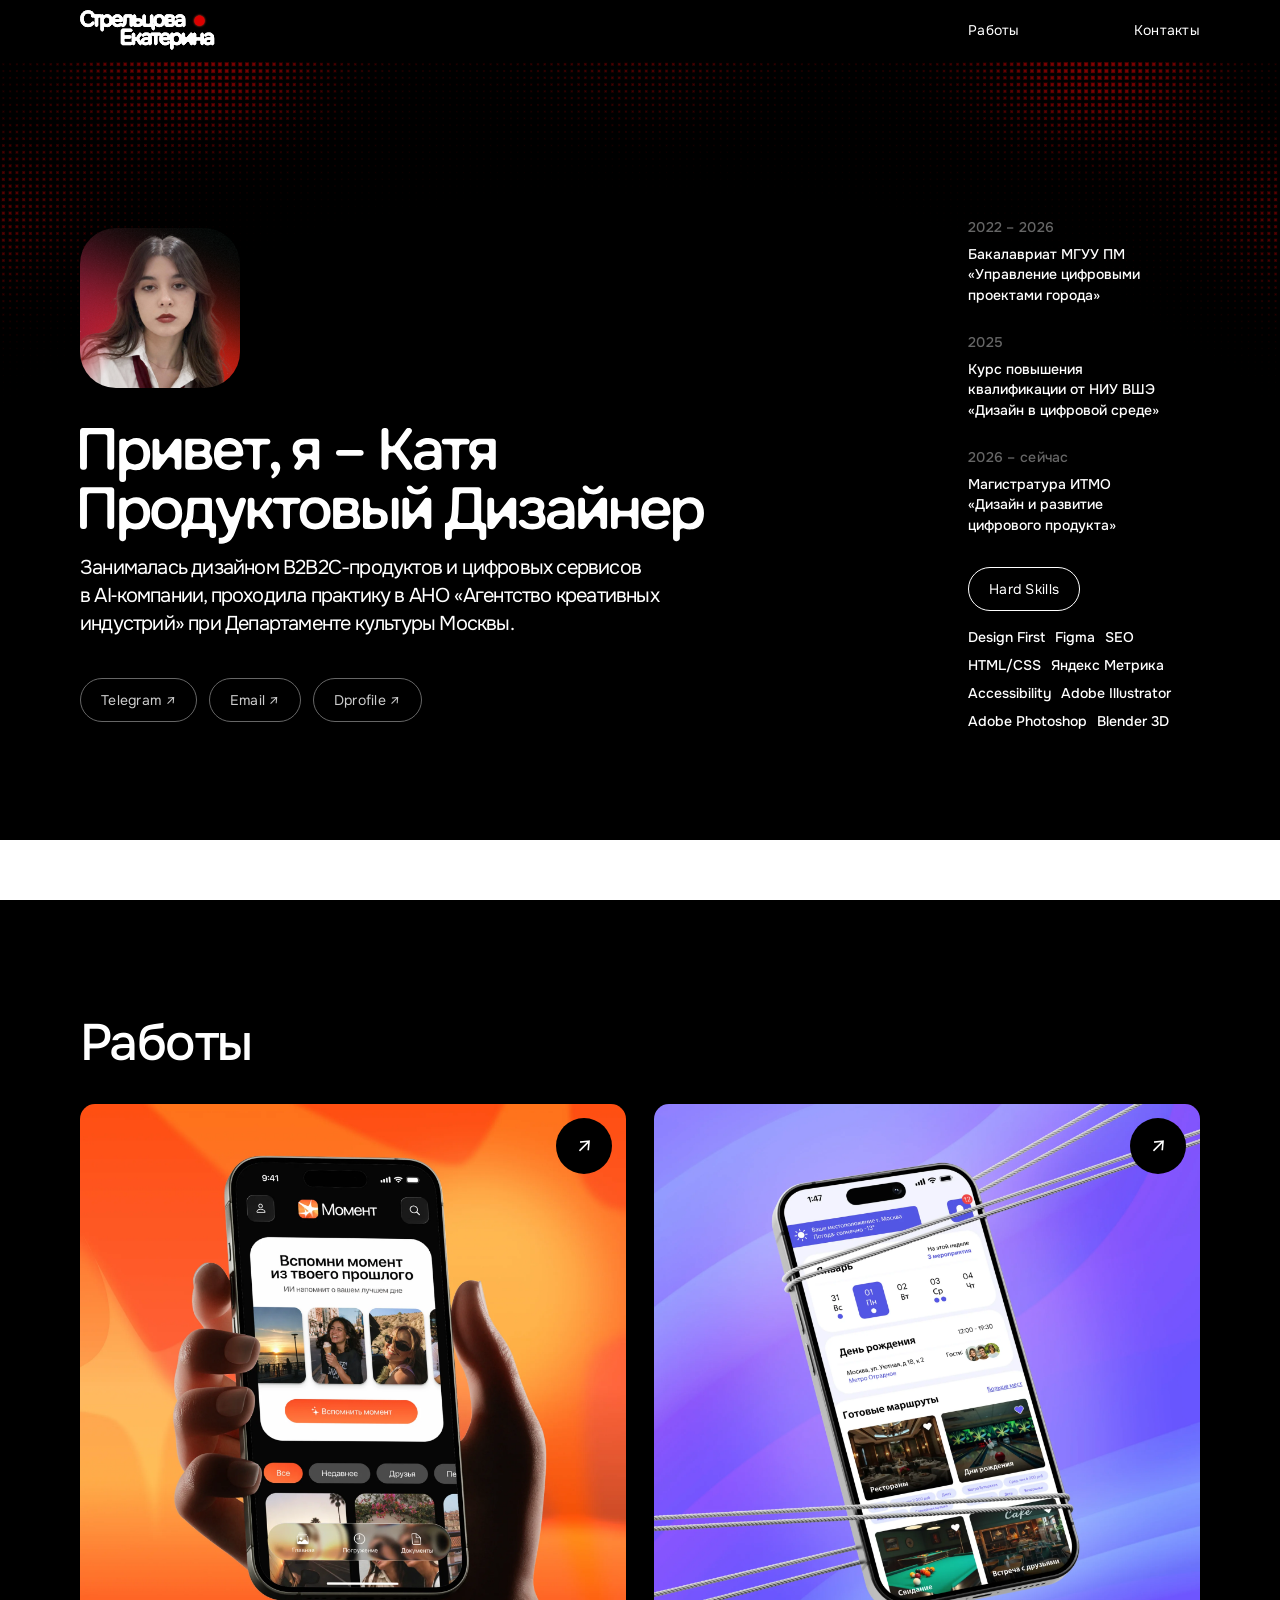
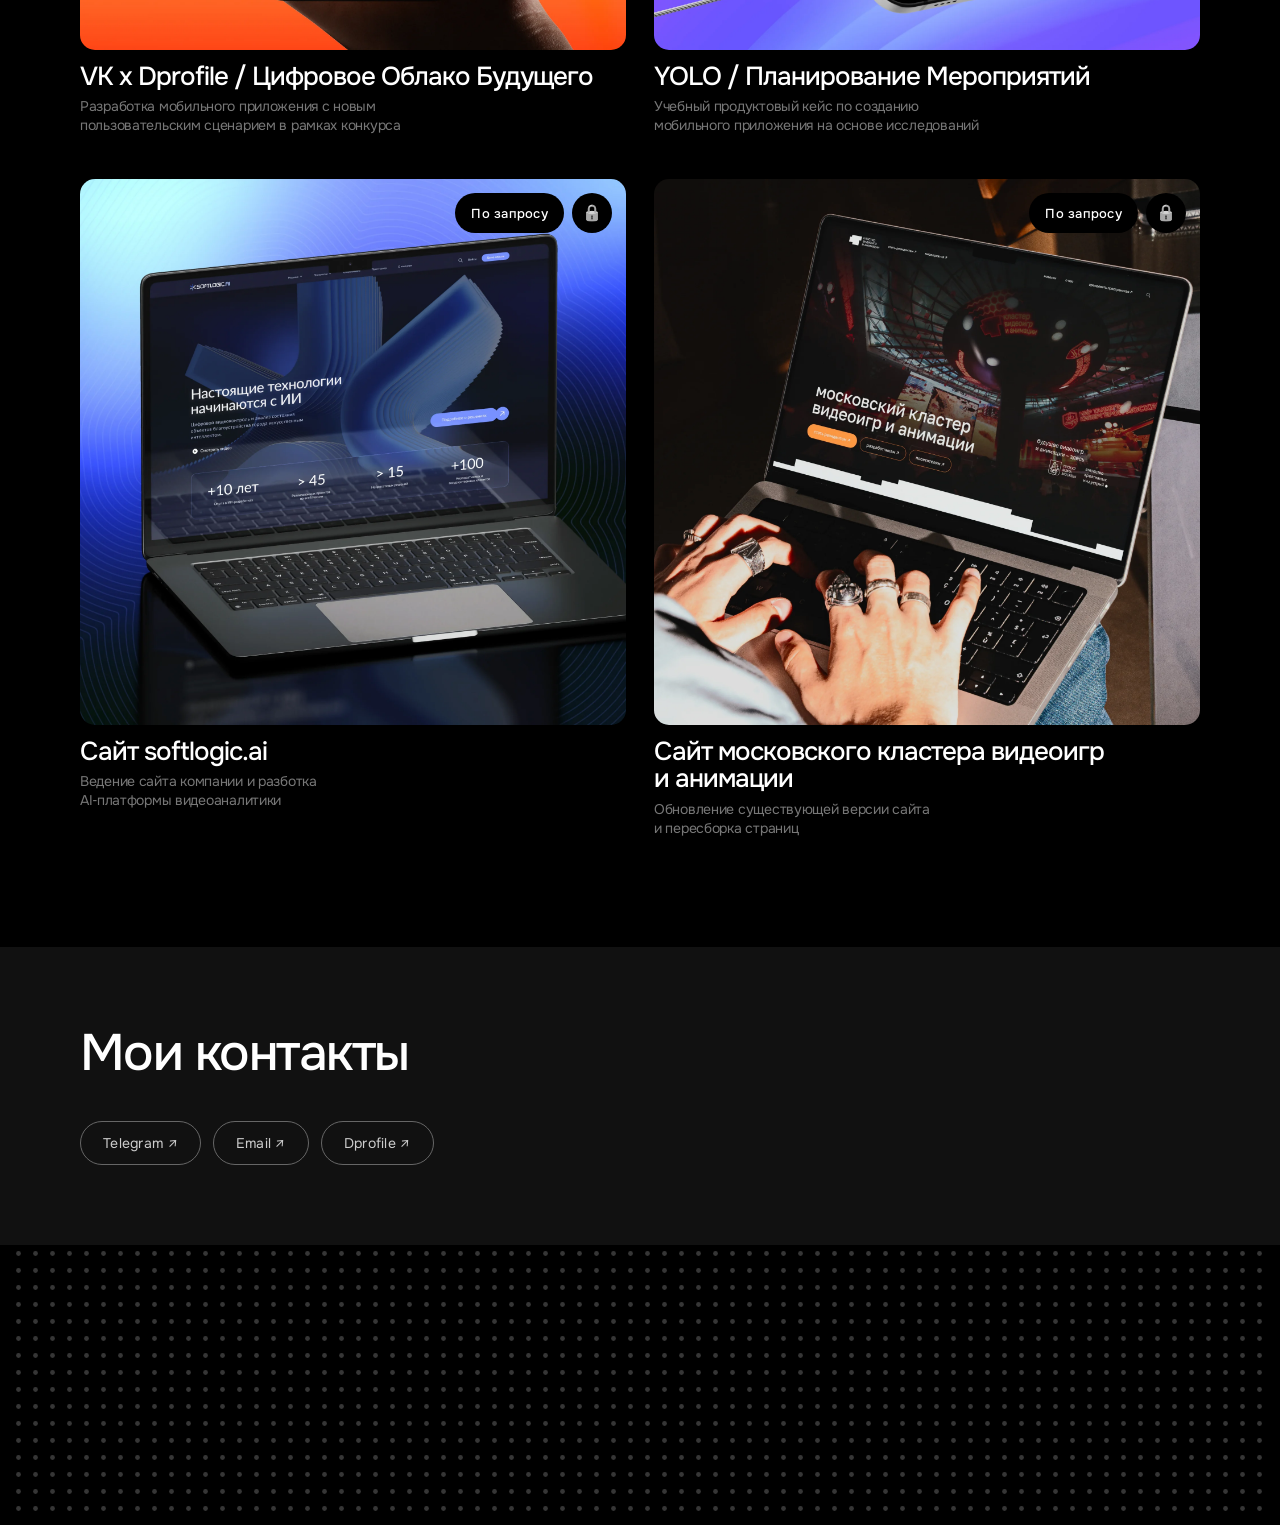
<file: index.html>
<head>
    <meta charset="UTF-8">
    <meta name="viewport" content="width=device-width, initial-scale=1.0">
    
<script type="text/javascript">
    (function(m,e,t,r,i,k,a){
        m[i]=m[i]||function(){(m[i].a=m[i].a||[]).push(arguments)};
        m[i].l=1*new Date();
        for (var j = 0; j < document.scripts.length; j++) {if (document.scripts[j].src === r) { return; }}
        k=e.createElement(t),a=e.getElementsByTagName(t)[0],k.async=1,k.src=r,a.parentNode.insertBefore(k,a)
    })(window, document,'script','https://mc.yandex.ru/metrika/tag.js?id=113697041', 'ym');

    ym(113697041, 'init', {ssr:true, webvisor:true, clickmap:true, ecommerce:"dataLayer", referrer: document.referrer, url: location.href, accurateTrackBounce:true, trackLinks:true});
</script>
<noscript><div><img src="https://mc.yandex.ru/watch/113697041" style="position:absolute; left:-9999px;" alt="" /></div></noscript>
    
    <title>Екатерина Стрельцова — UX/UI и продуктовый дизайнер</title>
    <meta name="description" content="Екатерина Стрельцова, продуктовый дизайнер. Проектирую UX/UI цифровых сервисов и мобильных приложений. Кейсы, пользовательские исследования и интерактивные прототипы.">

    <meta property="og:title" content="Екатерина Стрельцова — UX/UI и продуктовый дизайнер">
    <meta property="og:description" content="Проектирую UX/UI цифровых сервисов и мобильных приложений. Кейсы, пользовательские исследования и интерактивные прототипы.">
    <meta property="og:type" content="website">
    <meta name="yandex-verification" content="44ab6d70d5377f15" />
    <meta property="og:url" content="https://str3ltsova.github.io/portfolio/">
    <meta property="og:image" content="https://str3ltsova.github.io/portfolio/images/project-1.webp">

    <link rel="icon" type="image/svg+xml" href="images/favicon.svg">
    <link rel="preconnect" href="https://fonts.googleapis.com">
    <link rel="preconnect" href="https://fonts.gstatic.com" crossorigin>
    <link href="https://fonts.googleapis.com/css2?family=Onest:wght@300;400;500&display=swap" rel="stylesheet">
    <link rel="stylesheet" href="style.css">
</head>

<body>

    <header class="site-header" id="siteHeader">
        <div class="header-inner">
            <a href="#" class="logo-link" aria-label="Главная">
                <img src="images/logo.svg" alt="Стрельцова Екатерина" class="logo-img">
            </a>
            <nav class="header-nav">
                <a href="#projects">Работы</a>
                <a href="#contact">Контакты</a>
            </nav>
        </div>
    </header>

    <section class="hero-section" id="about">
        <canvas id="arcCanvas"></canvas>

        <div class="hero-content">
            <div class="hero-left">
                <div class="hero-photo">
                    <img src="images/portrait-x7k2.jpg" alt="Екатерина Стрельцова">
                </div>

                <h1 class="visually-hidden">Екатерина Стрельцова, продуктовый дизайнер</h1>
                <div class="hero-title-block">
                    <img src="images/hero-title.svg" alt="Привет, я — Катя. Продуктовый Дизайнер" class="hero-title-img">
                </div>

                <p class="hero-description">
                    Занималась дизайном B2B2C-продуктов и&nbsp;цифровых сервисов в&nbsp;AI&#8209;компании, проходила практику в&nbsp;АНО &laquo;Агентство креативных индустрий&raquo; при Департаменте культуры Москвы.
                </p>

                <div class="hero-links">
                    <a href="https://t.me/rinn89" target="_blank" rel="noopener">Telegram ↗</a>
                    <a href="mailto:streltsovakatrine@mail.ru">Email ↗</a>
                    <a href="https://dprofile.ru/streltsova" target="_blank" rel="noopener">Dprofile ↗</a>
                </div>
            </div>

            <aside class="hero-right">
                <div class="info-item">
                    <span class="info-date">2022 – 2026</span>
                    <p class="info-text">
                        Бакалавриат МГУУ ПМ<br>
                        «Управление цифровыми<br>
                        проектами города»
                    </p>
                </div>

                <div class="info-item">
                    <span class="info-date">2025</span>
                    <p class="info-text">
                        Курс повышения<br>
                        квалификации от НИУ ВШЭ<br>
                        «Дизайн в цифровой среде»
                    </p>
                </div>

                <div class="info-item">
                    <span class="info-date">2026 – сейчас</span>
                    <p class="info-text">
                        Магистратура ИТМО<br>
                        «Дизайн и развитие<br>
                        цифрового продукта»
                    </p>
                </div>

                <div class="hard-skills-badge">
                    <span>Hard Skills</span>
                </div>

                <div class="skills-list">
                    <span>Design First</span>
                    <span>Figma</span>
                    <span>SEO</span>
                    <span>HTML/CSS</span>
                    <span>Яндекс Метрика</span>
                    <span>Accessibility</span>
                    <span>Adobe Illustrator</span>
                    <span>Adobe Photoshop</span>
                    <span>Blender 3D</span>
                </div>
            </aside>
        </div>
    </section>

    <main>
        <section class="projects" id="projects">
            <div class="section-heading">
                <h2>Работы</h2>
            </div>

            <div class="project-grid">
                <a href="projects/moment.html" class="project-card project-card-active">
                    <div class="project-image">
                        <img src="images/project-1.webp" alt="moment">
                        <div class="project-status project-status-open">↗</div>
                    </div>
                    <div class="project-info">
                        <h3>VK x Dprofile / Цифровое Облако Будущего</h3>
                        <p>Разработка мобильного приложения с&nbsp;новым пользовательским сценарием в&nbsp;рамках конкурса</p>
                    </div>
                </a>

                <a href="projects/yolo.html" class="project-card project-card-active">
                    <div class="project-image">
                        <img src="images/project-2.webp" alt="Проект 2">
                        <div class="project-status project-status-open">↗</div>
                    </div>
                    <div class="project-info">
                        <h3>YOLO&nbsp;/ Планирование Мероприятий</h3>
                        <p>Учебный продуктовый кейс по&nbsp;созданию мобильного приложения на&nbsp;основе исследований</p>
                    </div>
                </a>

                <div class="project-card project-card-locked">
                    <div class="project-image">
                        <img src="images/project-3.webp" alt="Проект 3">
                        
                        <div class="project-status-wrapper">
                            <span class="project-tag-locked">По запросу</span>
                            <div class="project-status project-status-locked">
                                <span class="lock-symbol">🔒</span>
                            </div>
                        </div>

                    </div>
                    <div class="project-info">
                        <h3>Сайт softlogic.ai</h3>
                        <p>Ведение сайта компании и&nbsp;разботка AI&#8209;платформы видеоаналитики</p>
                    </div>
                </div>

                <div class="project-card project-card-locked">
                    <div class="project-image">
                        <img src="images/project-4.webp" alt="Проект 4">
                        
                        <div class="project-status-wrapper">
                            <span class="project-tag-locked">По запросу</span>
                            <div class="project-status project-status-locked">
                                <span class="lock-symbol">🔒</span>
                            </div>
                        </div>
                        
                    </div>
                    <div class="project-info">
                        <h3>Сайт московского кластера видеоигр и&nbsp;анимации</h3>
                        <p>Обновление существующей версии сайта и&nbsp;пересборка страниц</p>
                    </div>
                </div>
            </div>
        </section>

        <section class="contact" id="contact">
            <h2>Мои контакты</h2>
            <div class="contact-links">
                <a href="https://t.me/rinn89" target="_blank" rel="noopener">Telegram ↗</a>
                <a href="mailto:streltsovakatrine@mail.ru">Email ↗</a>
                <a href="https://dprofile.ru/streltsova" target="_blank" rel="noopener">Dprofile ↗</a>
            </div>
        </section>

        <section class="particle-section">
            <canvas id="particleCanvas"></canvas>
        </section>
    </main>

    <script src="script.js"></script>
</body>
</html>
</file>
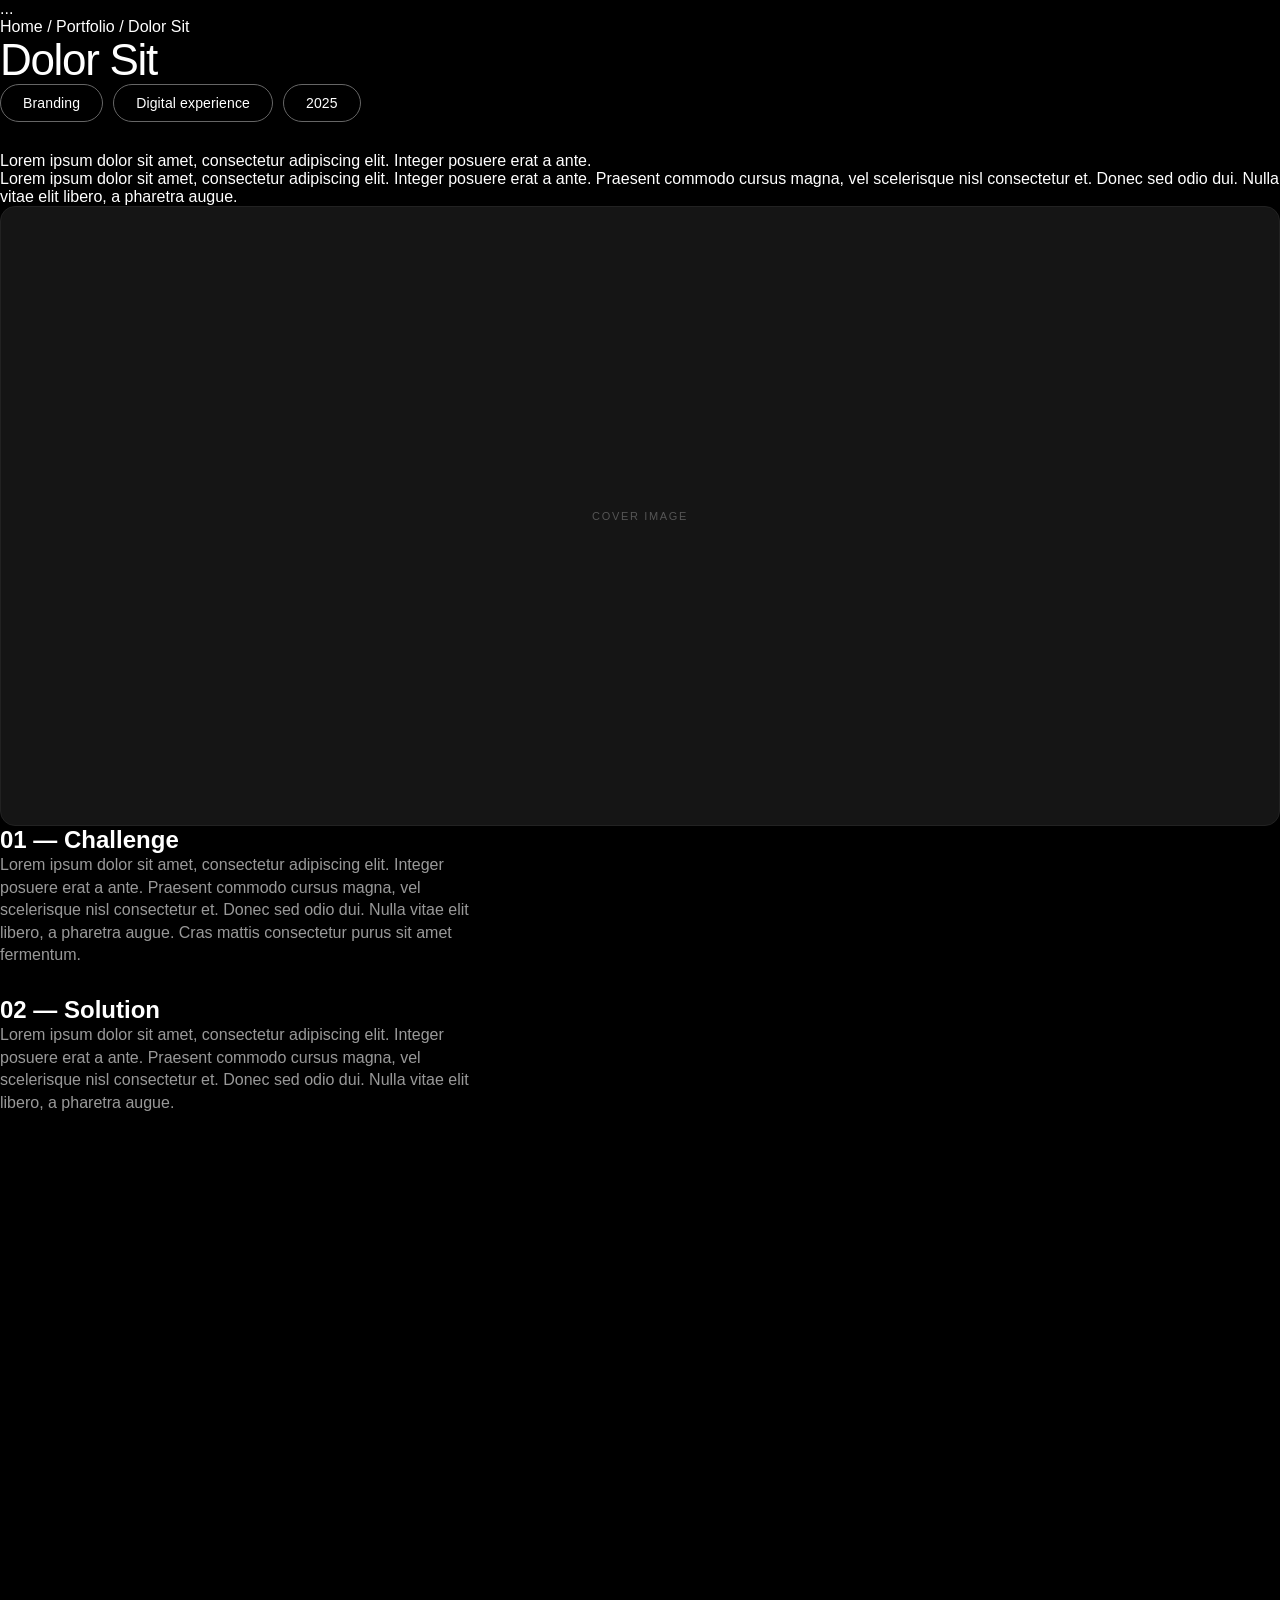
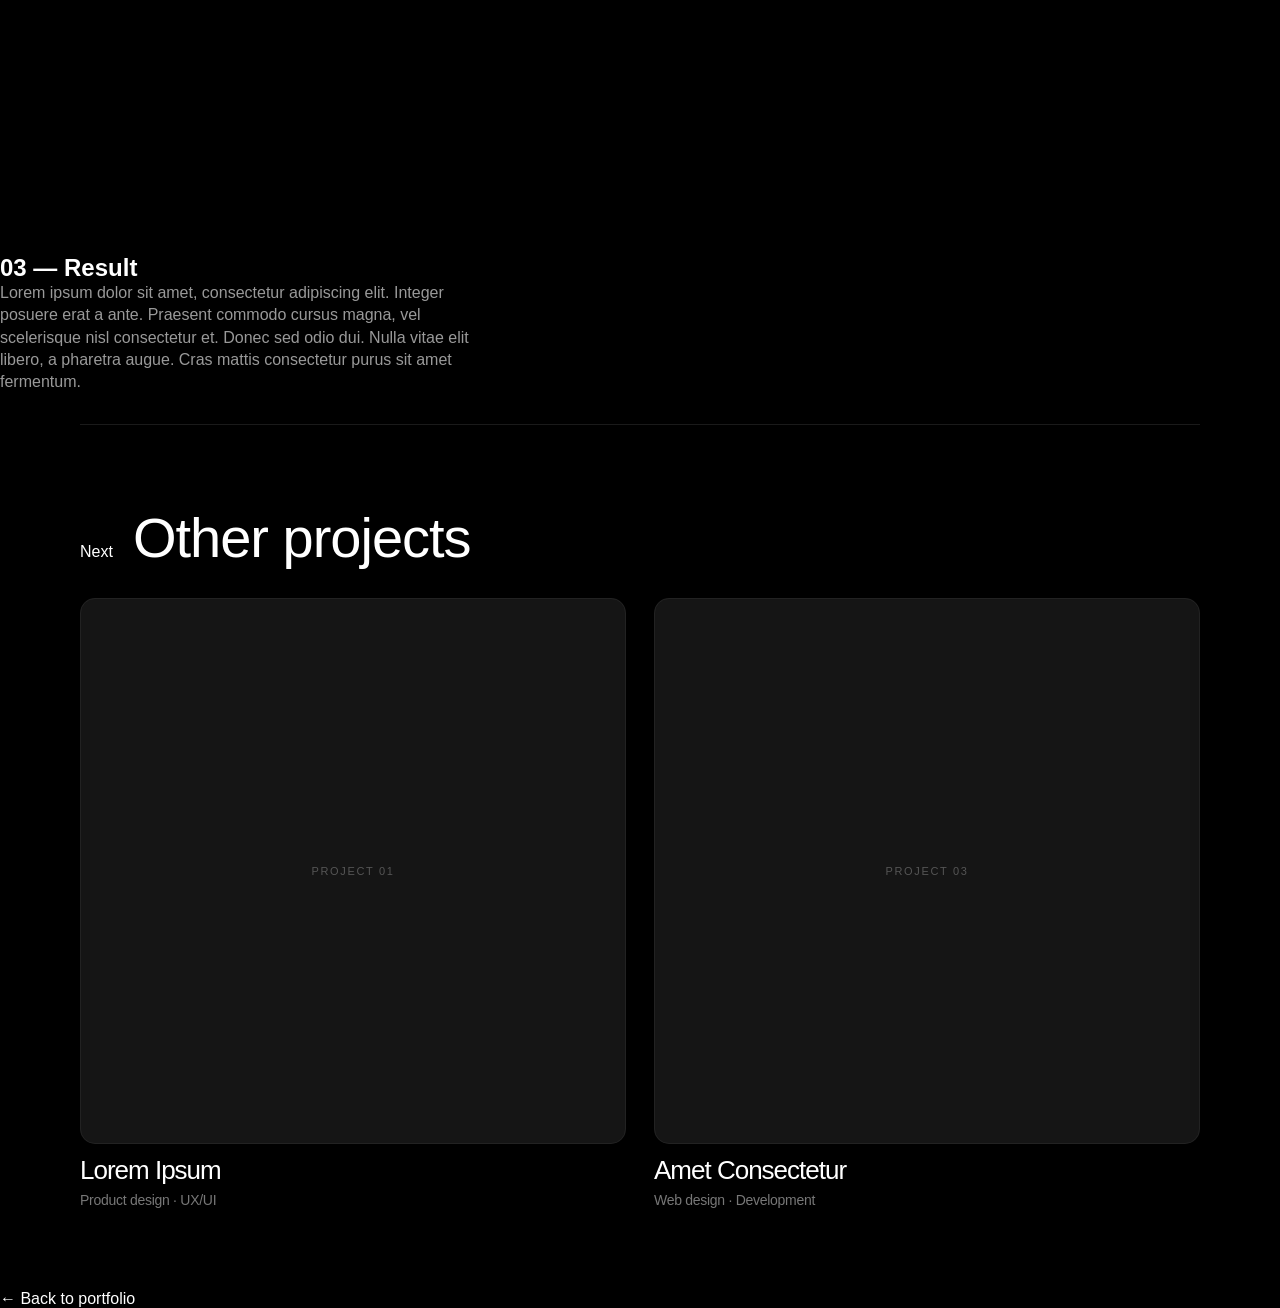
<file: YOLO.html>
<!DOCTYPE html>
<html lang="en">
<head>
    <meta charset="UTF-8">
    <meta name="viewport" content="width=device-width, initial-scale=1.0">
    <title>Dolor Sit — Ekaterina Streltsova</title>
    <link rel="icon" type="image/png" href="../favicon.png">
    <link rel="stylesheet" href="../style.css">
</head>
<body>

    <div class="cursor-dot"></div>

    <main class="project-page">
    ...

<main class="project-page">

    <!-- =========================
         BREADCRUMBS
    ========================== -->
    <nav class="breadcrumbs">
        <a href="../index.html">Home</a>
        <span>/</span>
        <a href="../index.html#projects">Portfolio</a>
        <span>/</span>
        <span class="current">Dolor Sit</span>
    </nav>


    <!-- =========================
         TITLE
    ========================== -->
    <header class="project-hero">
        <h1>Dolor Sit</h1>
        <div class="project-meta">
            <span>Branding</span>
            <span>Digital experience</span>
            <span>2025</span>
        </div>
    </header>


    <!-- =========================
         INTRO
    ========================== -->
    <section class="project-intro">
        <p class="big-text">
            Lorem ipsum dolor sit amet, consectetur
            adipiscing elit. Integer posuere erat a ante.
        </p>
        <p>
            Lorem ipsum dolor sit amet, consectetur adipiscing
            elit. Integer posuere erat a ante. Praesent commodo
            cursus magna, vel scelerisque nisl consectetur et.
            Donec sed odio dui. Nulla vitae elit libero, a
            pharetra augue.
        </p>
    </section>


    <!-- =========================
         COVER (placeholder)
    ========================== -->
    <figure class="project-cover">
        <div class="placeholder placeholder-wide">
            <span>COVER IMAGE</span>
        </div>
    </figure>


    <!-- =========================
         BLOCK 01
    ========================== -->
    <section class="project-block">
        <h2>01 — Challenge</h2>
        <p>
            Lorem ipsum dolor sit amet, consectetur adipiscing
            elit. Integer posuere erat a ante. Praesent commodo
            cursus magna, vel scelerisque nisl consectetur et.
            Donec sed odio dui. Nulla vitae elit libero, a
            pharetra augue. Cras mattis consectetur purus sit
            amet fermentum.
        </p>
    </section>


    <!-- =========================
         BLOCK 02
    ========================== -->
    <section class="project-block">
        <h2>02 — Solution</h2>
        <p>
            Lorem ipsum dolor sit amet, consectetur adipiscing
            elit. Integer posuere erat a ante. Praesent commodo
            cursus magna, vel scelerisque nisl consectetur et.
            Donec sed odio dui. Nulla vitae elit libero, a
            pharetra augue.
        </p>
    </section>


    <!-- =========================
         IMAGE (placeholder)
    ========================== -->
    <figure class="project-image-full">
        <div class="placeholder placeholder-wide">
            <span>IMAGE</span>
        </div>
    </figure>


    <!-- =========================
         BLOCK 03
    ========================== -->
    <section class="project-block">
        <h2>03 — Result</h2>
        <p>
            Lorem ipsum dolor sit amet, consectetur adipiscing
            elit. Integer posuere erat a ante. Praesent commodo
            cursus magna, vel scelerisque nisl consectetur et.
            Donec sed odio dui. Nulla vitae elit libero, a
            pharetra augue. Cras mattis consectetur purus sit
            amet fermentum.
        </p>
    </section>


    <!-- =========================
         OTHER PROJECTS
    ========================== -->
    <section class="other-projects">
        <div class="section-heading">
            <span>Next</span>
            <h2>Other projects</h2>
        </div>

        <div class="project-grid two-col">

            <a href="project-1.html" class="project">
                <div class="project-image">
                    <div class="placeholder">
                        <span>PROJECT 01</span>
                    </div>
                </div>
                <div class="project-info">
                    <h3>Lorem Ipsum</h3>
                    <p>Product design · UX/UI</p>
                </div>
            </a>

            <a href="project-3.html" class="project">
                <div class="project-image">
                    <div class="placeholder">
                        <span>PROJECT 03</span>
                    </div>
                </div>
                <div class="project-info">
                    <h3>Amet Consectetur</h3>
                    <p>Web design · Development</p>
                </div>
            </a>

        </div>
    </section>


    <!-- =========================
         BACK
    ========================== -->
    <div class="back-link">
        <a href="../index.html#projects">← Back to portfolio</a>
    </div>

    </main>

    <script src="../cursor.js"></script>
</body>
</html>
</file>
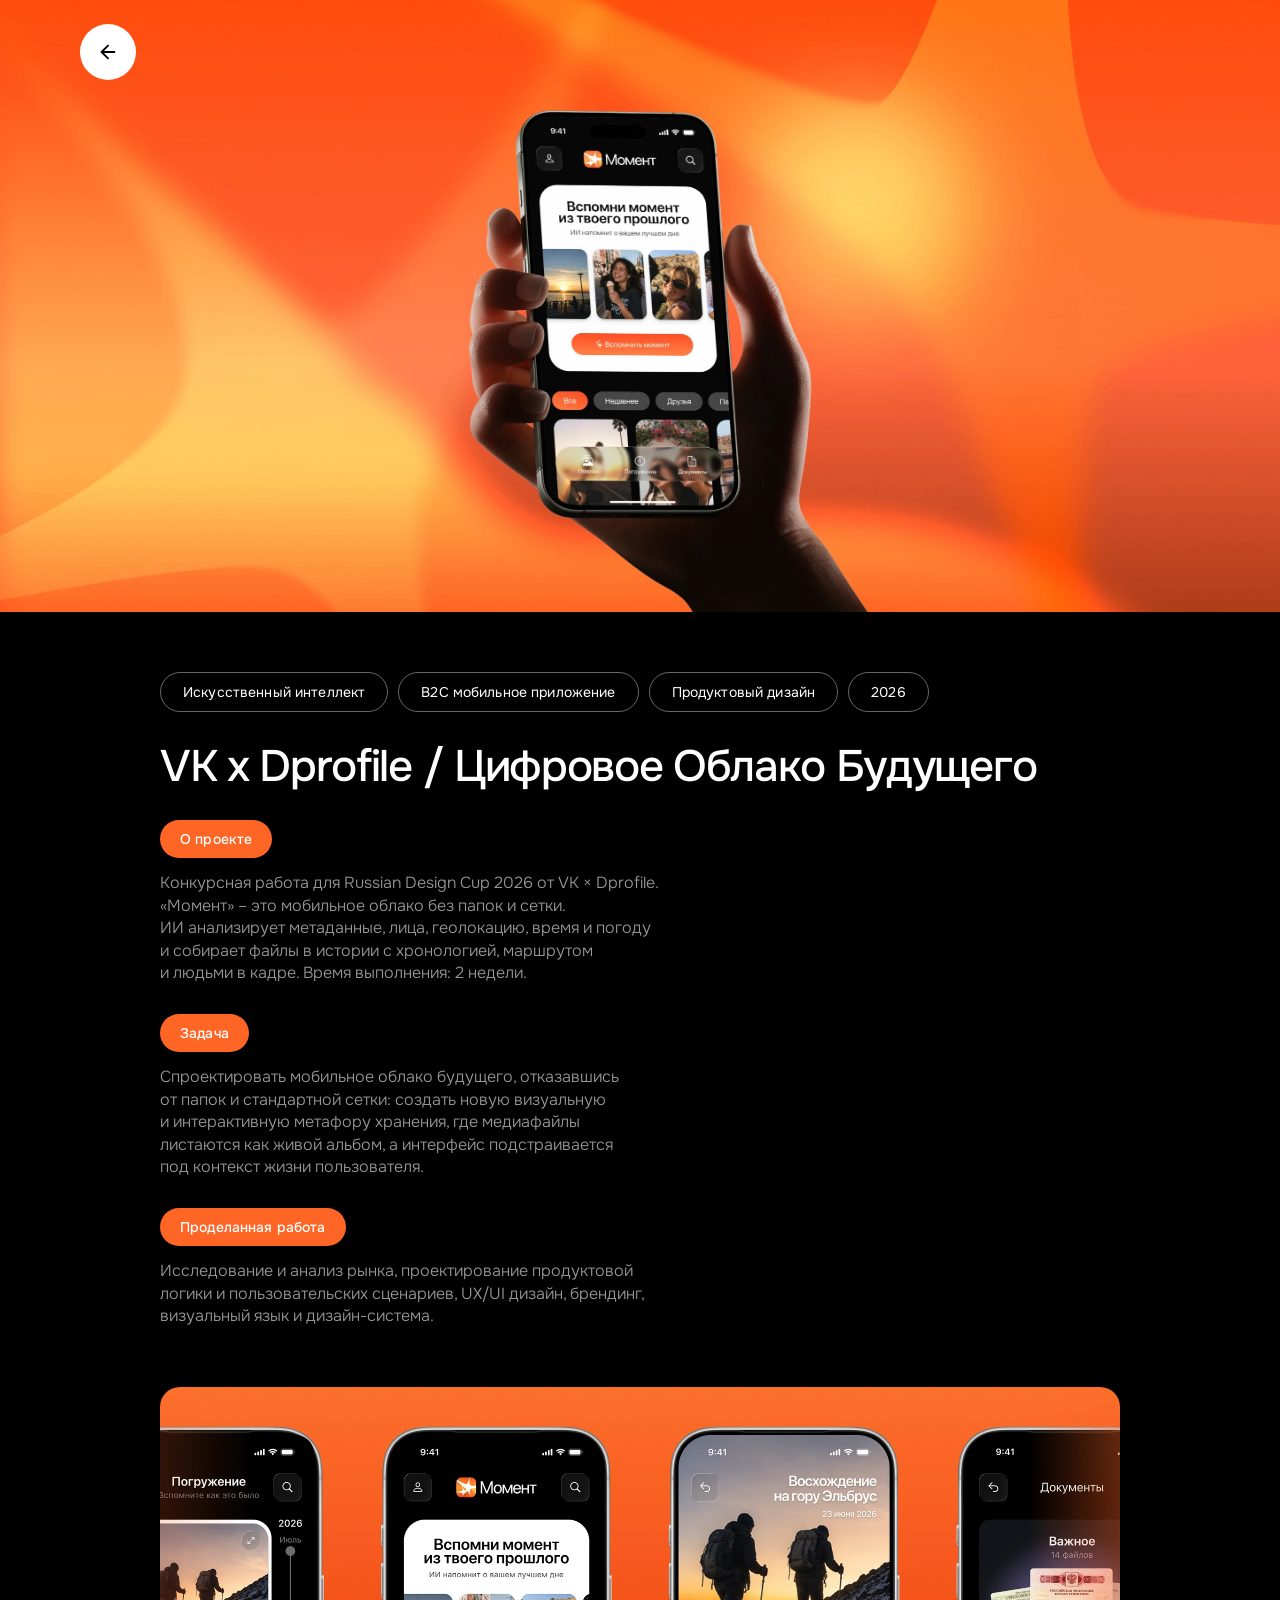
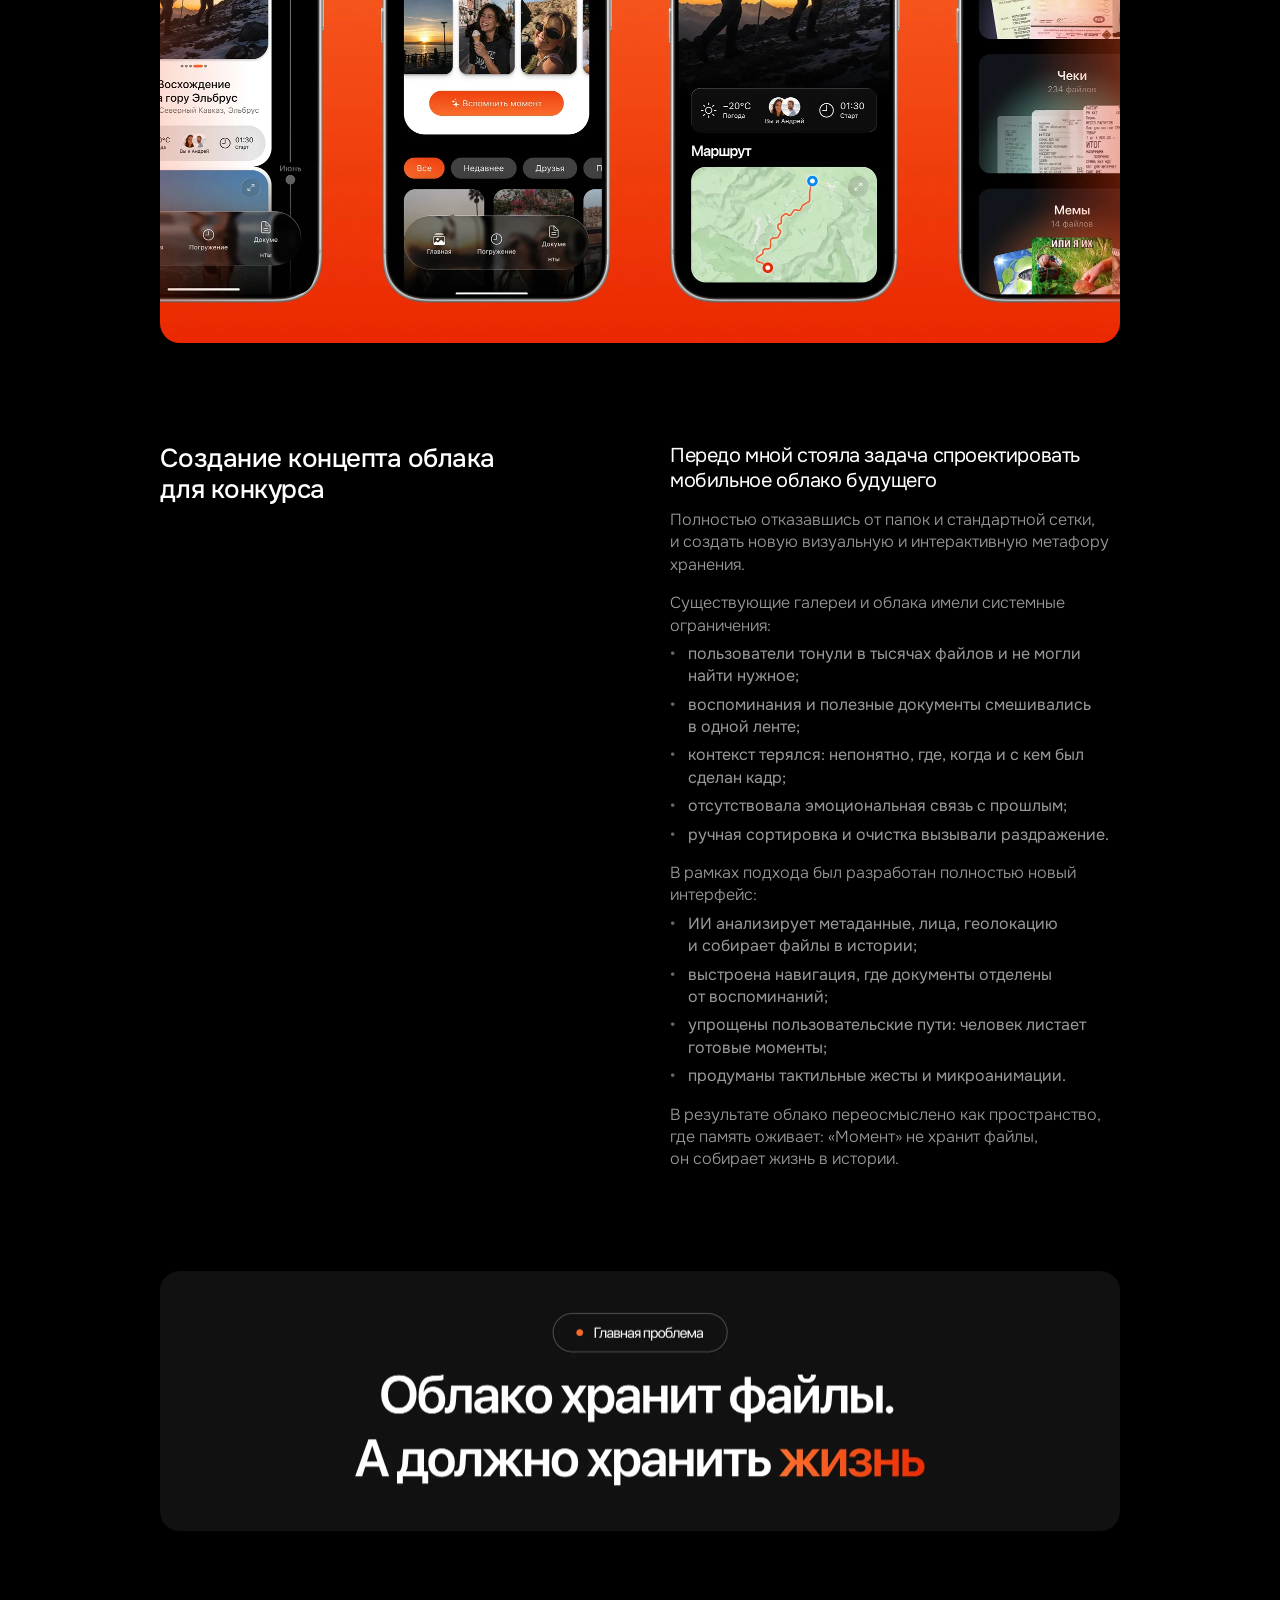
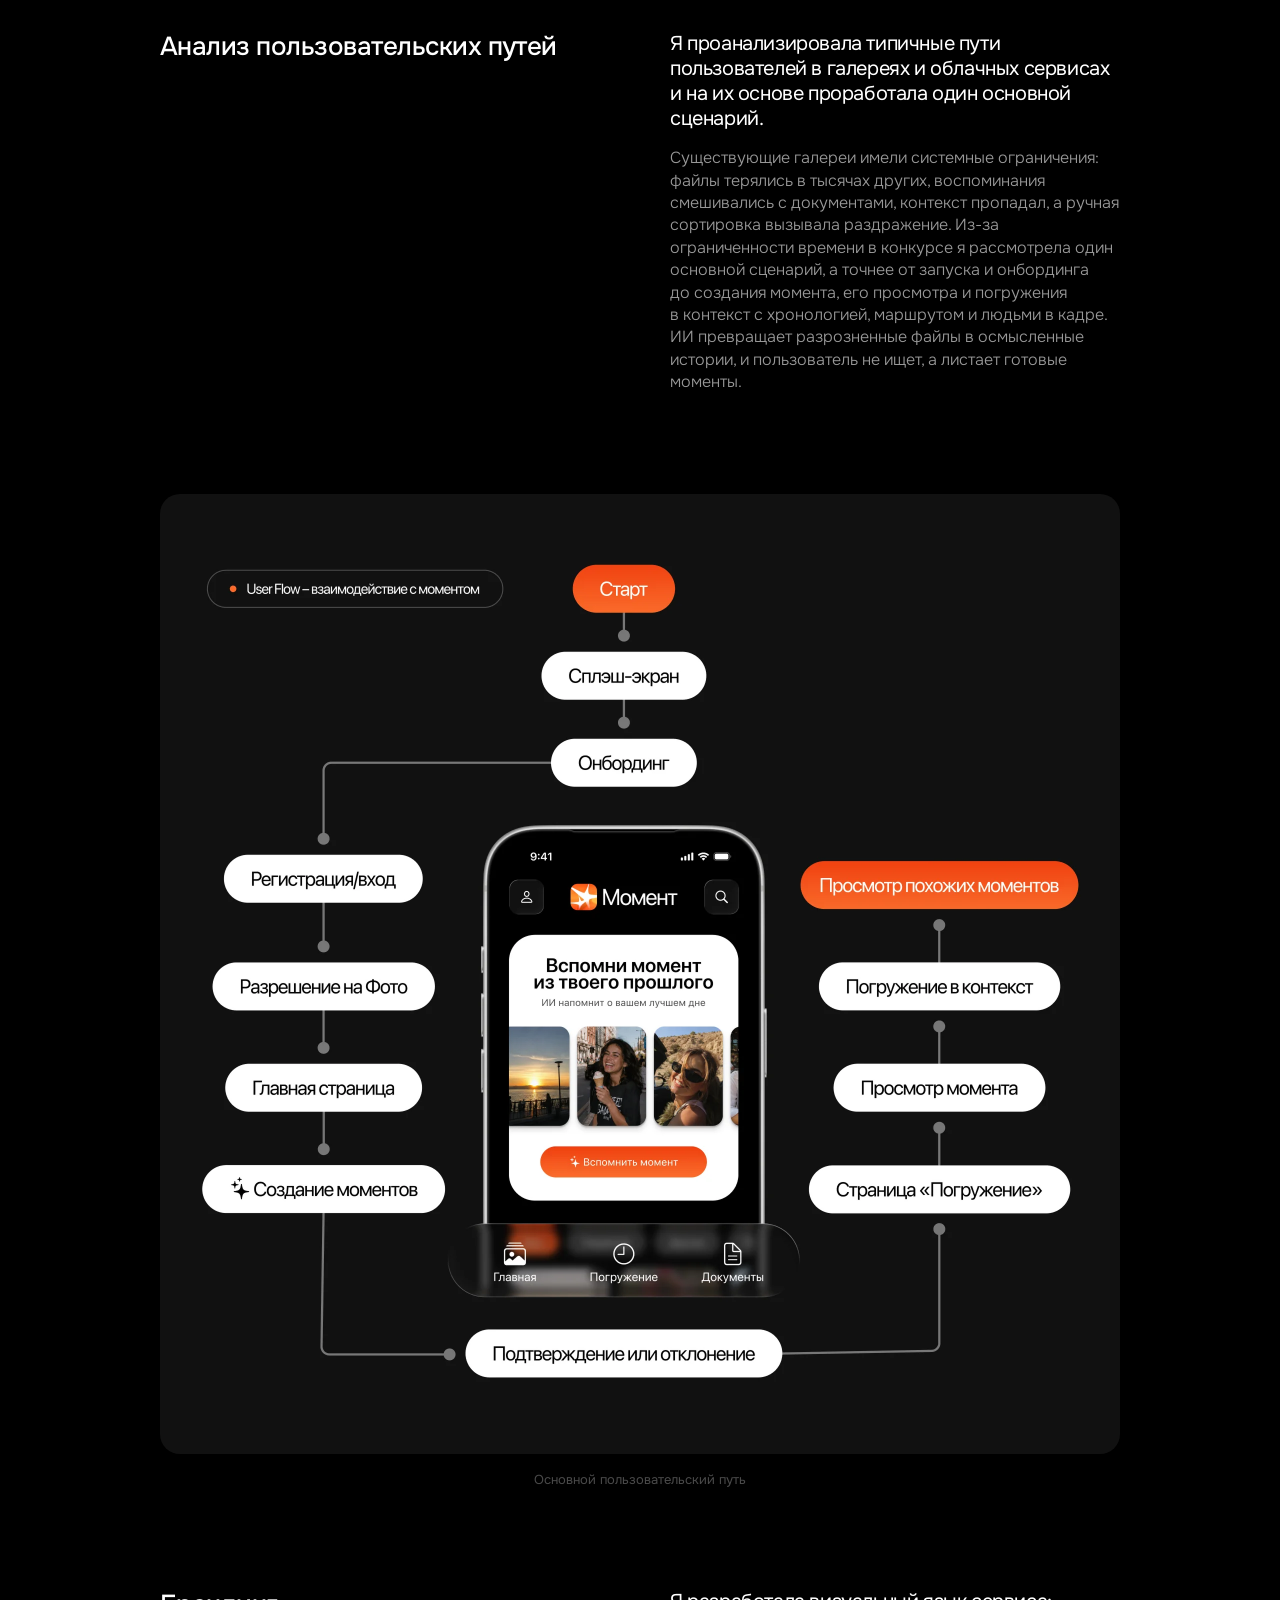
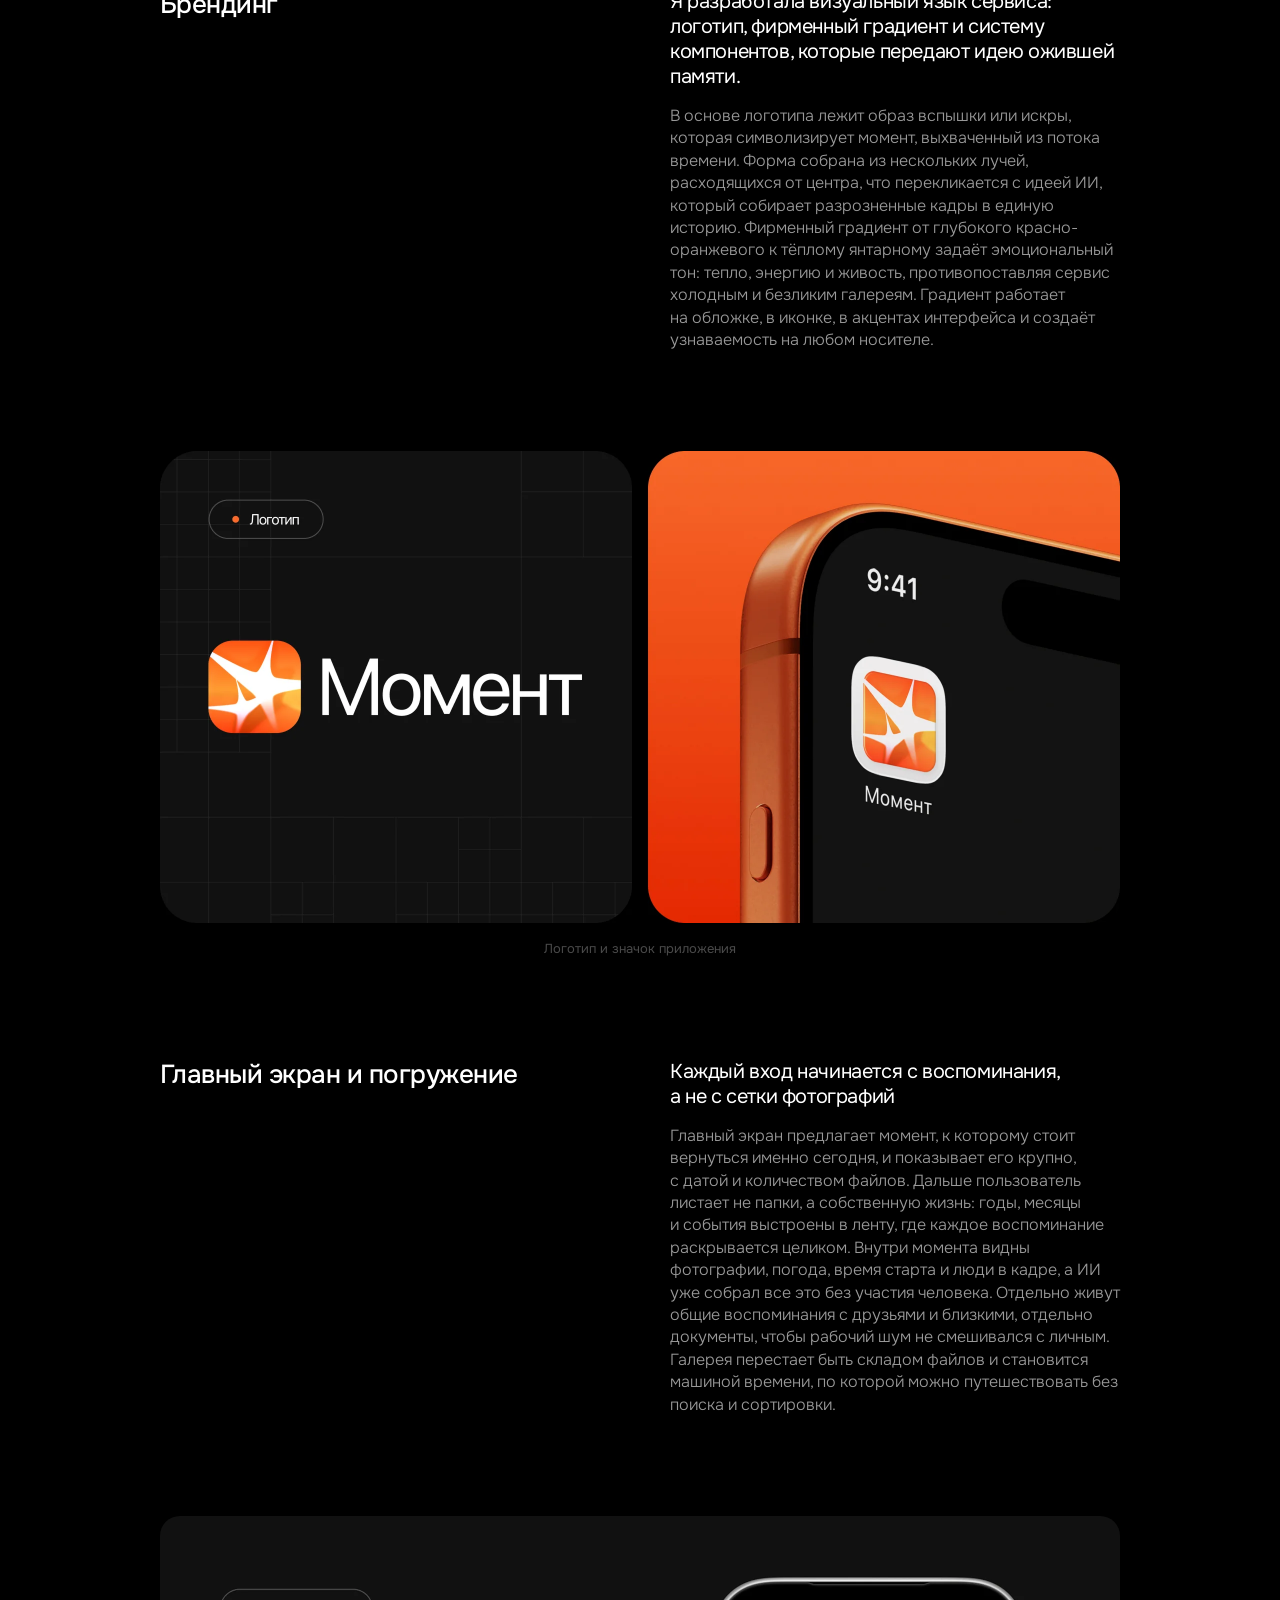
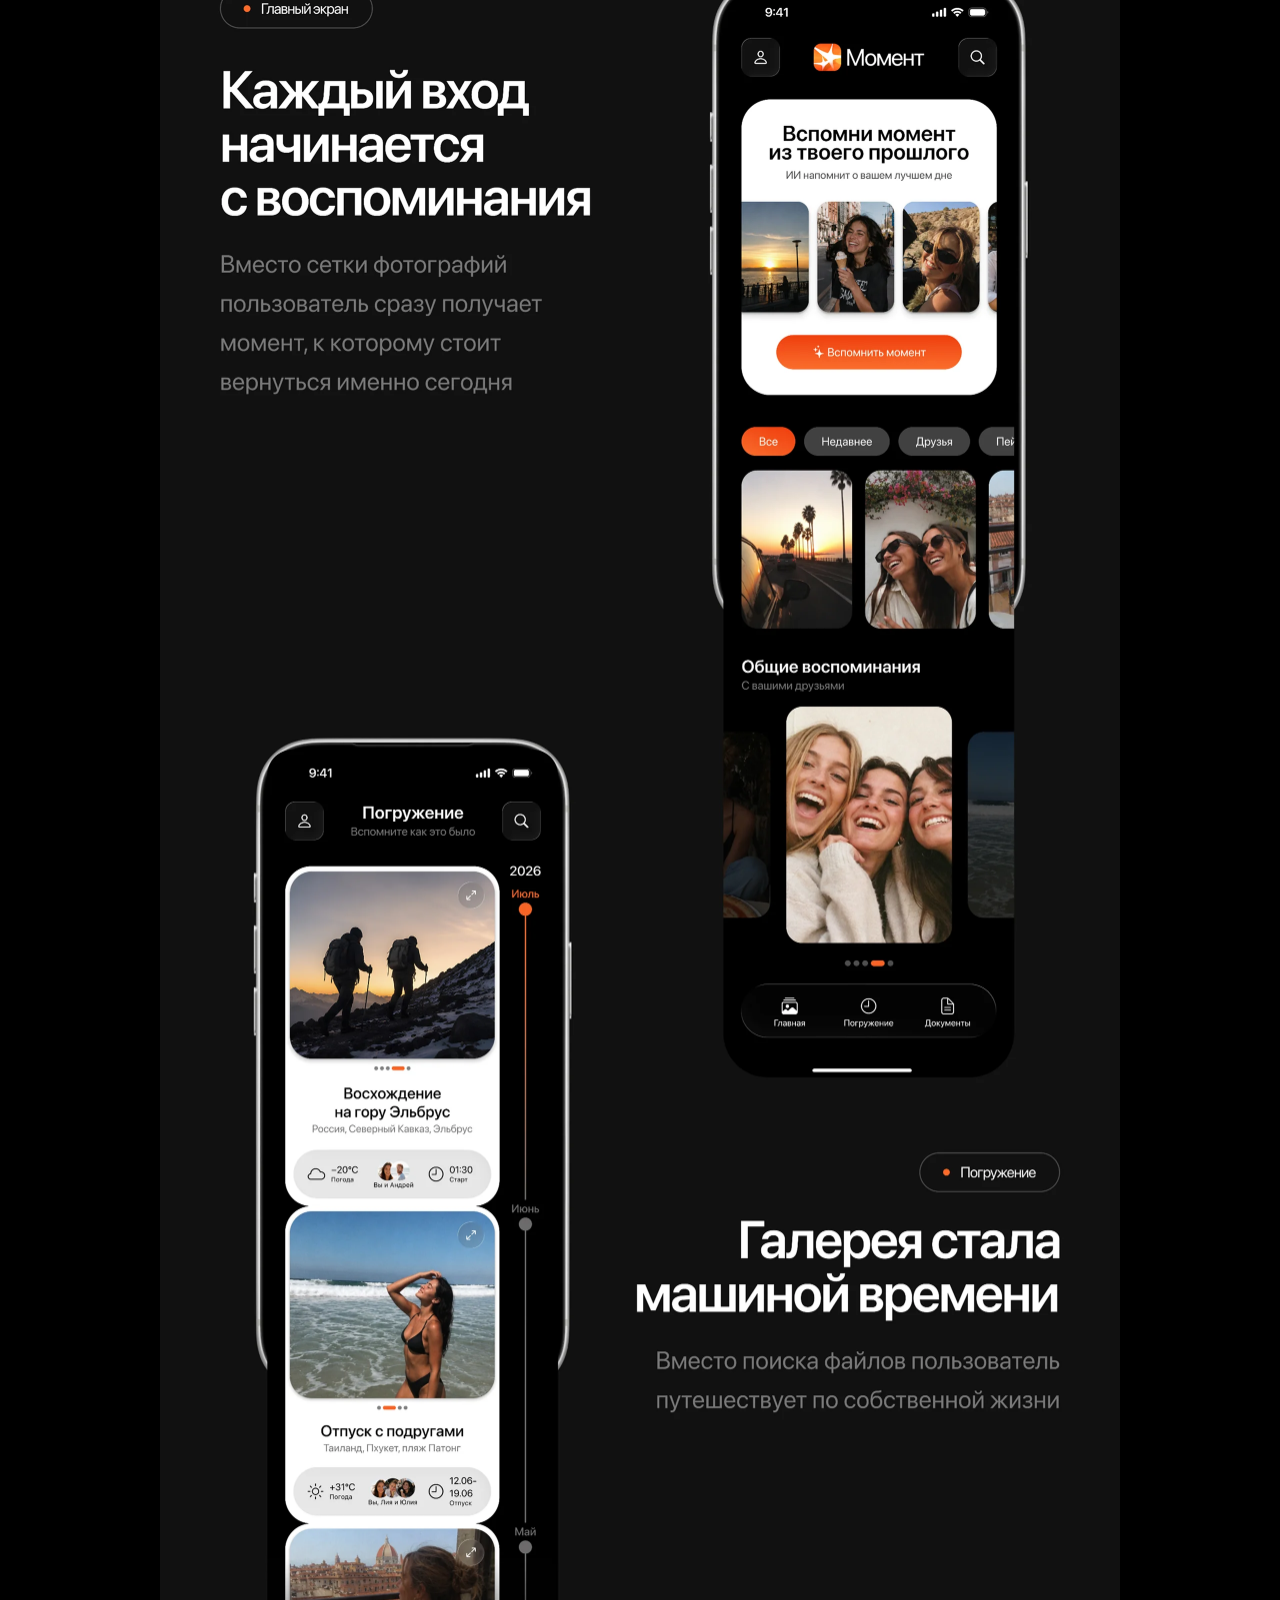
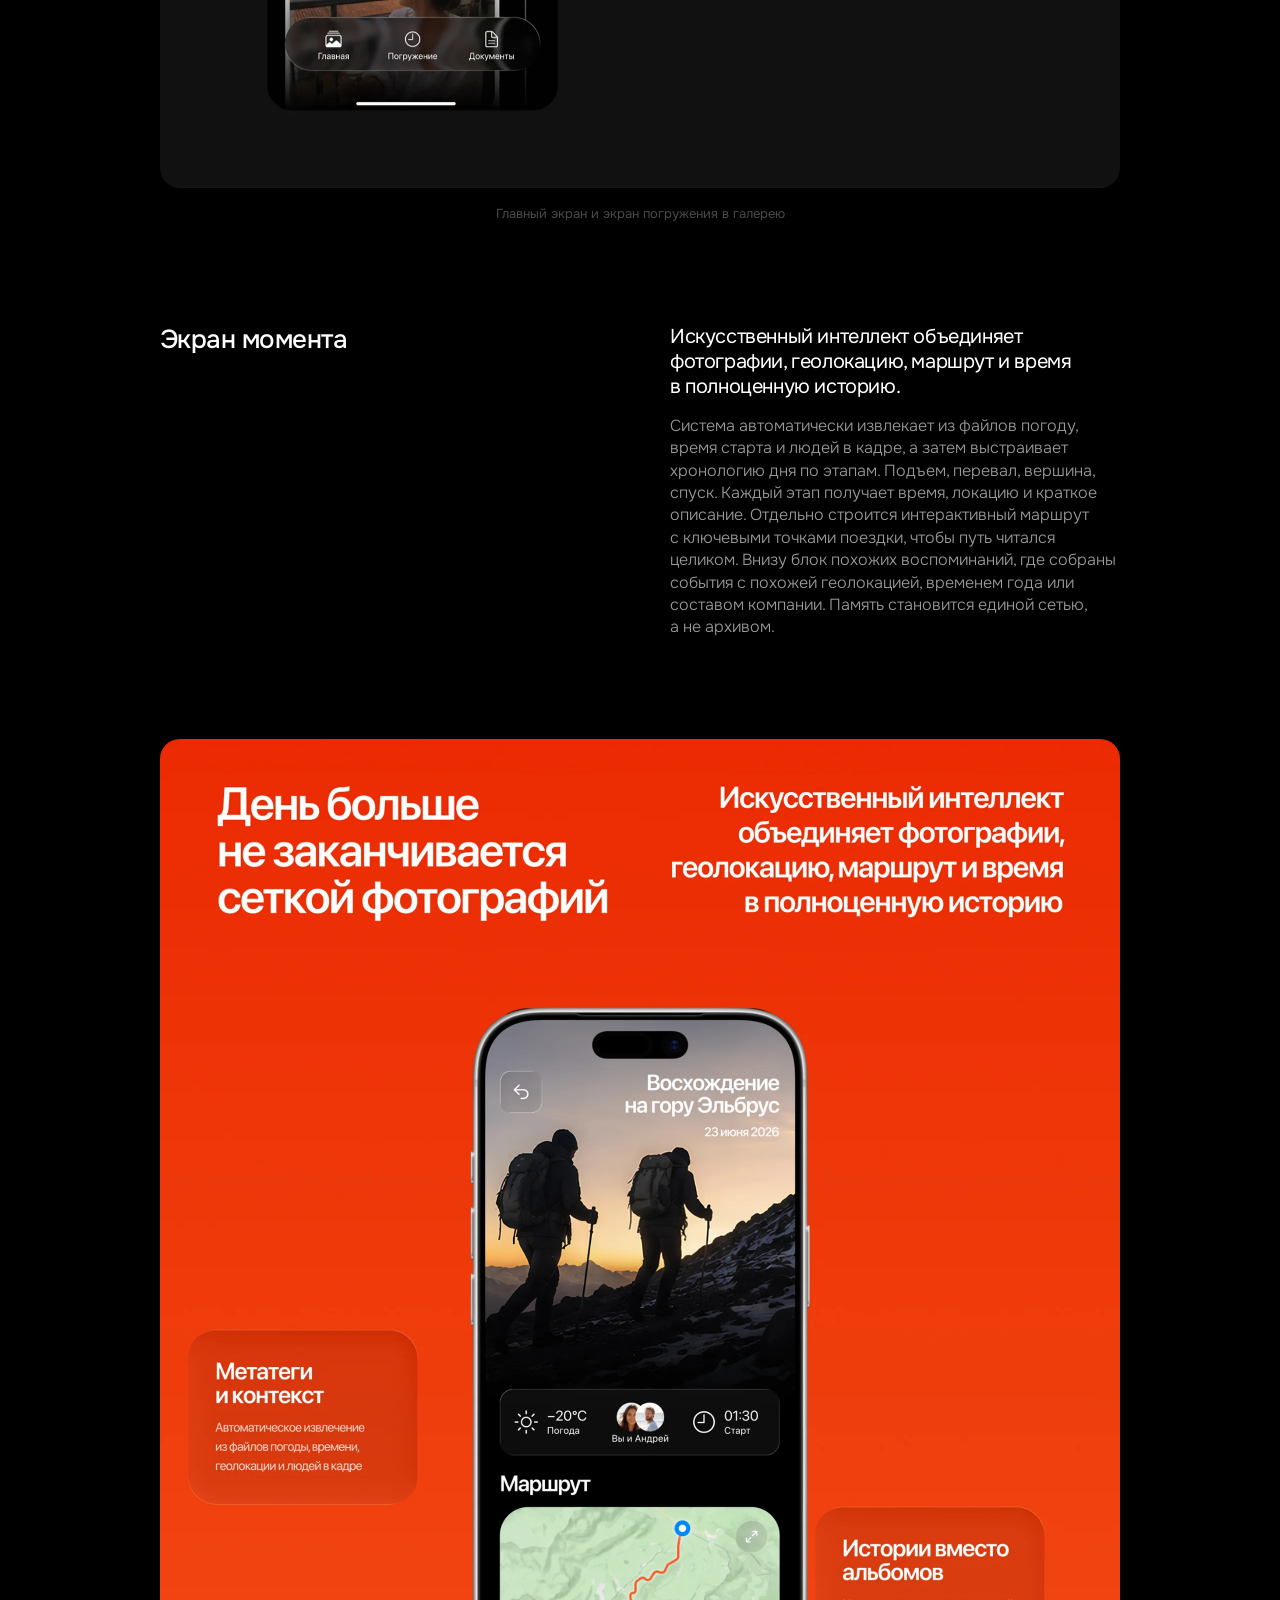
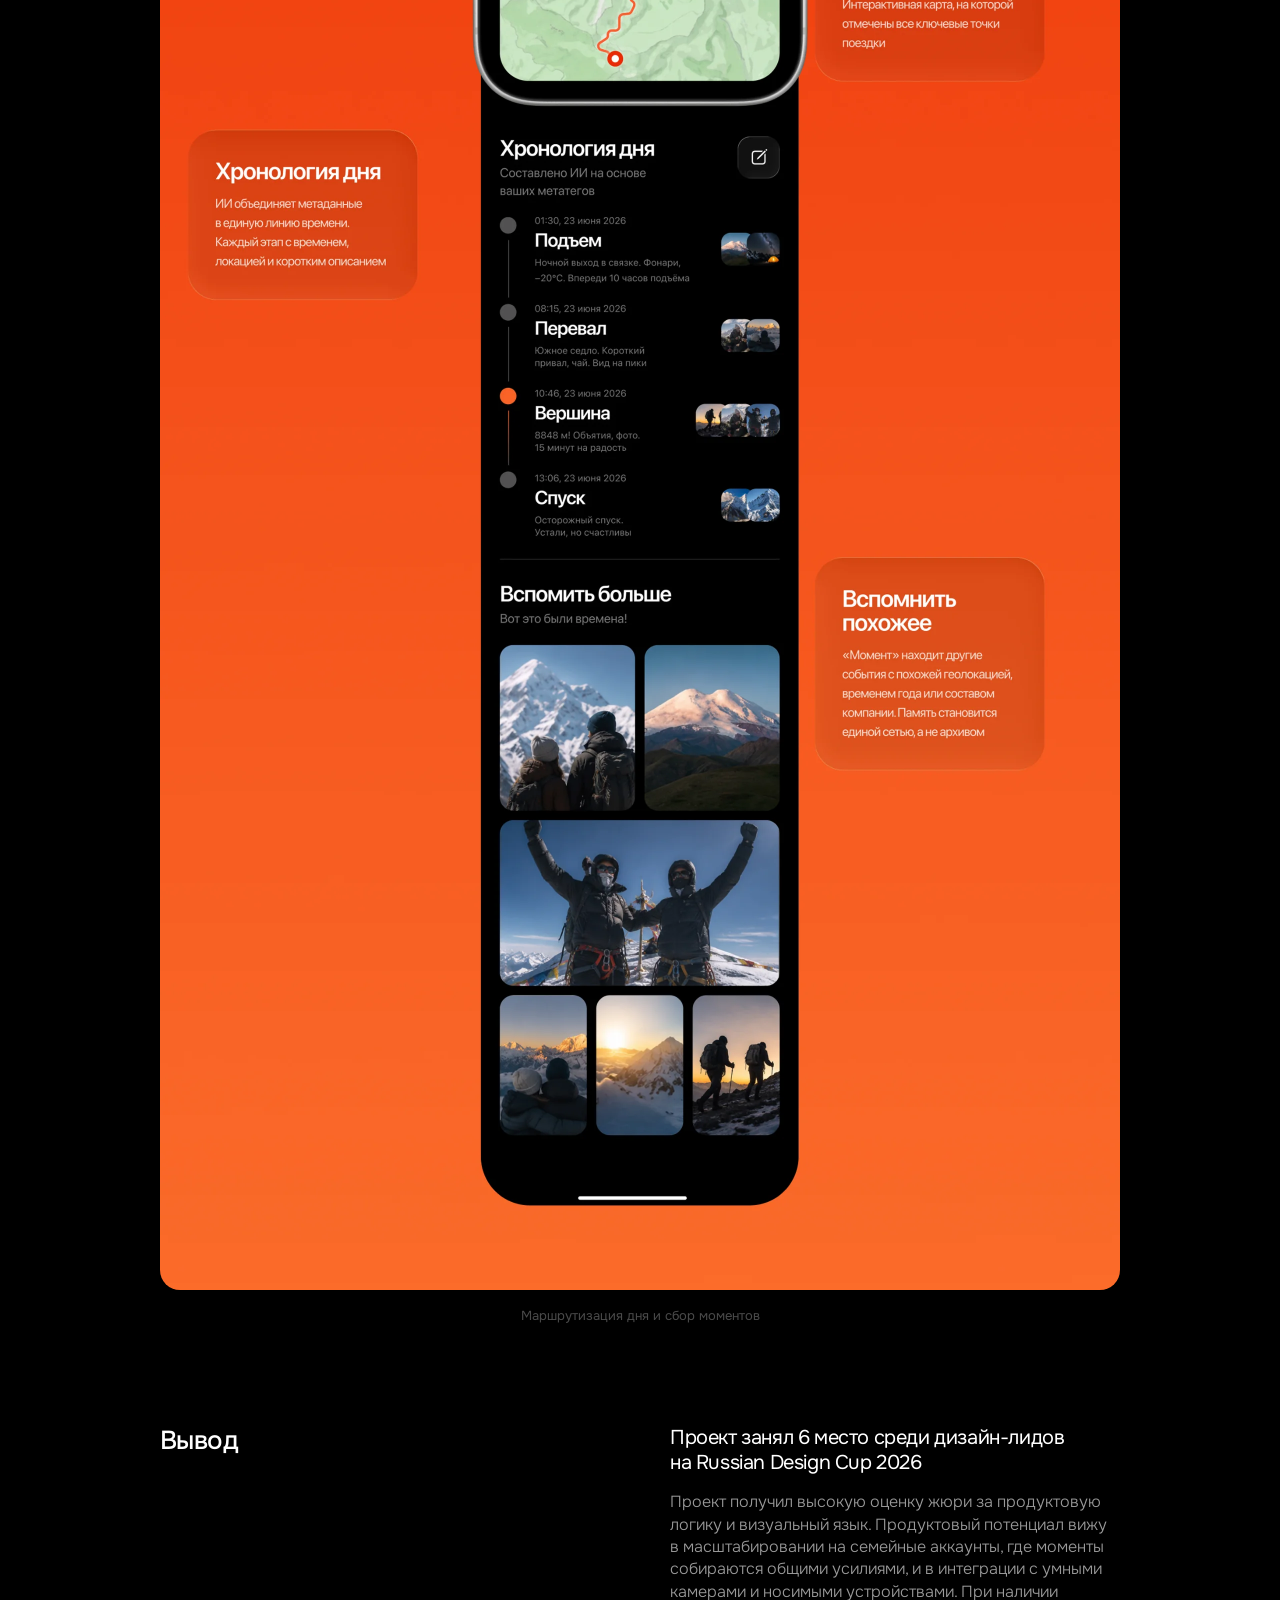
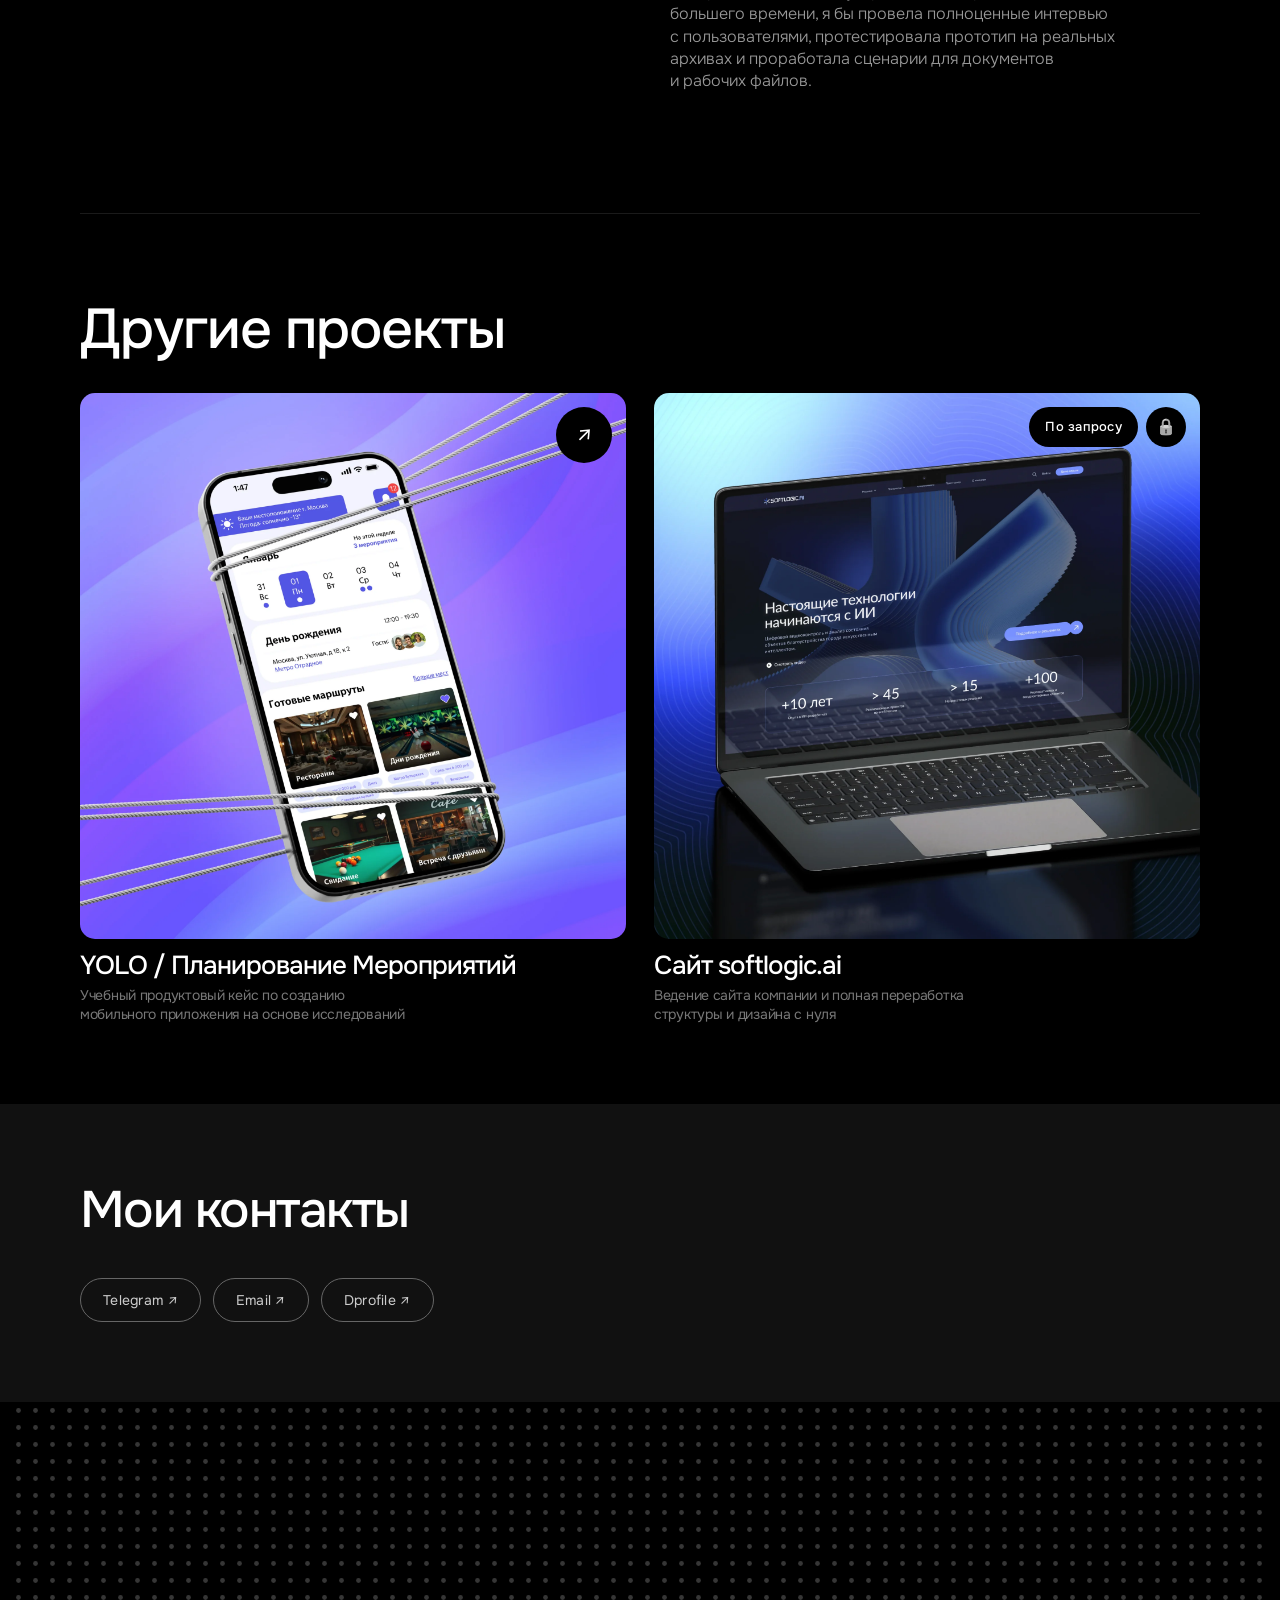
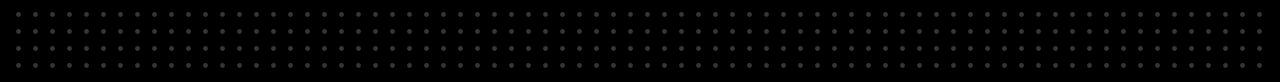
<file: projects/moment.html>
<!DOCTYPE html>
<html lang="ru">
<head>
    <meta charset="UTF-8">
    <meta name="viewport" content="width=device-width, initial-scale=1.0">

    <script type="text/javascript">
    (function(m,e,t,r,i,k,a){
        m[i]=m[i]||function(){(m[i].a=m[i].a||[]).push(arguments)};
        m[i].l=1*new Date();
        for (var j = 0; j < document.scripts.length; j++) {if (document.scripts[j].src === r) { return; }}
        k=e.createElement(t),a=e.getElementsByTagName(t)[0],k.async=1,k.src=r,a.parentNode.insertBefore(k,a)
    })(window, document,'script','https://mc.yandex.ru/metrika/tag.js?id=113697041', 'ym');

    ym(113697041, 'init', {ssr:true, webvisor:true, clickmap:true, ecommerce:"dataLayer", referrer: document.referrer, url: location.href, accurateTrackBounce:true, trackLinks:true});
</script>
<noscript><div><img src="https://mc.yandex.ru/watch/113697041" style="position:absolute; left:-9999px;" alt="" /></div></noscript>

    <title>VK x Dprofile — Екатерина Стрельцова</title>

    <link rel="icon" type="image/svg+xml" href="../images/favicon.svg">
    <link rel="preconnect" href="https://fonts.googleapis.com">
    <link rel="preconnect" href="https://fonts.gstatic.com" crossorigin>
    <link href="https://fonts.googleapis.com/css2?family=Onest:wght@300;400;500&display=swap" rel="stylesheet">
    <link rel="stylesheet" href="../style.css">
</head>

<body class="project-moment">

    <header class="site-header hidden" id="siteHeader">
        <div class="header-inner">
            <a href="../index.html" class="logo-link" aria-label="Главная">
                <img src="../images/logo.svg" alt="Стрельцова Екатерина" class="logo-img">
            </a>
            <nav class="header-nav">
                <a href="../index.html#projects">Работы</a>
                <a href="../index.html#contact">Контакты</a>
            </nav>
        </div>
    </header>

    <main>

        <div class="project-cover-wrap">
            <div class="project-cover-full">
                <img src="../moment/cover.webp" alt="VK x Dprofile" class="project-cover-img">
            </div>
            <a href="../index.html#projects" class="project-back" aria-label="Назад к проектам">
                <svg viewBox="0 0 24 24" fill="none" stroke="currentColor" stroke-width="2" stroke-linecap="round" stroke-linejoin="round">
                    <path d="M19 12H5"/>
                    <path d="M12 19l-7-7 7-7"/>
                </svg>
            </a>
        </div>

        <div class="project-content">

            <div class="project-meta">
                <span>Искусственный интеллект</span>
                <span>B2C мобильное приложение</span>
                <span>Продуктовый дизайн</span>
                <span>2026</span>
            </div>

            <header class="project-hero">
                <h1>VK x Dprofile / Цифровое Облако Будущего</h1>
            </header>

            <section class="project-block">
                <span class="project-block-label">О проекте</span>
                <p>
                    Конкурсная работа для Russian Design Cup 2026 от VK &times; Dprofile. &laquo;Момент&raquo; – это мобильное облако без папок и&nbsp;сетки.
                    ИИ&nbsp;анализирует метаданные, лица, геолокацию, время и&nbsp;погоду и&nbsp;собирает файлы в&nbsp;истории с&nbsp;хронологией, 
                    маршрутом и&nbsp;людьми в&nbsp;кадре. Время выполнения: 2&nbsp;недели.
                </p>
            </section>

            <section class="project-block">
                <span class="project-block-label">Задача</span>
                <p>
                    Спроектировать мобильное облако будущего, отказавшись от&nbsp;папок и&nbsp;стандартной сетки: создать новую визуальную и&nbsp;интерактивную метафору хранения, где медиафайлы листаются как живой альбом, а&nbsp;интерфейс подстраивается под&nbsp;контекст жизни пользователя.
                </p>
            </section>

            <section class="project-block">
                <span class="project-block-label">Проделанная работа</span>
                <p>
                    Исследование и&nbsp;анализ рынка, проектирование продуктовой логики и&nbsp;пользовательских сценариев, UX/UI дизайн, брендинг, визуальный язык и&nbsp;дизайн-система.
                </p>
            </section>

            <figure class="project-image-full">
                <img src="../moment/project.webp" alt="Момент — проект" class="project-image-img">
            </figure>

            <section class="project-info-block">
                <h3 class="project-info-title">Создание концепта облака для&nbsp;конкурса</h3>
                <div class="project-info-content">
                    <h4 class="project-info-heading">
                        Передо мной стояла задача спроектировать мобильное облако будущего
                    </h4>
                    <p>
                        Полностью отказавшись от&nbsp;папок и&nbsp;стандартной сетки, и&nbsp;создать новую визуальную и&nbsp;интерактивную метафору хранения.
                    </p>
                    <div class="project-info-group">
                        <p>Существующие галереи и облака имели системные ограничения:</p>
                        <ul>
                            <li>пользователи тонули в&nbsp;тысячах файлов и&nbsp;не&nbsp;могли найти нужное;</li>
                            <li>воспоминания и&nbsp;полезные документы смешивались в&nbsp;одной ленте;</li>
                            <li>контекст терялся: непонятно, где, когда и&nbsp;с&nbsp;кем был сделан кадр;</li>
                            <li>отсутствовала эмоциональная связь с&nbsp;прошлым;</li>
                            <li>ручная сортировка и&nbsp;очистка вызывали раздражение.</li>
                        </ul>
                    </div>
                    <div class="project-info-group">
                        <p>В&nbsp;рамках подхода был разработан полностью новый интерфейс:</p>
                        <ul>
                            <li>ИИ&nbsp;анализирует метаданные, лица, геолокацию и&nbsp;собирает файлы в&nbsp;истории;</li>
                            <li>выстроена навигация, где документы отделены от&nbsp;воспоминаний;</li>
                            <li>упрощены пользовательские пути: человек листает готовые моменты;</li>
                            <li>продуманы тактильные жесты и&nbsp;микроанимации.</li>
                        </ul>
                    </div>
                    <p>
                        В&nbsp;результате облако переосмыслено как пространство, где память оживает: &laquo;Момент&raquo; не&nbsp;хранит файлы, он&nbsp;собирает жизнь в&nbsp;истории.
                    </p>
                </div>
            </section>

            <figure class="project-image-full">
                <img src="../moment/problem.webp" alt="Момент — проект" class="project-image-img">
            </figure>

            <section class="project-info-block">
                <h3 class="project-info-title">Анализ пользовательских путей</h3>
                <div class="project-info-content">
                    <h4 class="project-info-heading">
                        Я&nbsp;проанализировала типичные пути пользователей в&nbsp;галереях и&nbsp;облачных сервисах и&nbsp;на&nbsp;их&nbsp;основе проработала один основной сценарий.
                    </h4>
                    <p>
                        Существующие галереи имели системные ограничения: файлы терялись в&nbsp;тысячах других, воспоминания смешивались с&nbsp;документами, контекст пропадал, а&nbsp;ручная сортировка вызывала раздражение. Из-за ограниченности времени в&nbsp;конкурсе я&nbsp;рассмотрела один основной сценарий, а&nbsp;точнее от&nbsp;запуска и&nbsp;онбординга до&nbsp;создания момента, его просмотра и&nbsp;погружения в&nbsp;контекст с&nbsp;хронологией, маршрутом и&nbsp;людьми в&nbsp;кадре. ИИ&nbsp;превращает разрозненные файлы в&nbsp;осмысленные истории, и&nbsp;пользователь не&nbsp;ищет, а&nbsp;листает готовые моменты.
                    </p>
                </div>
            </section>

            <figure class="project-image-full">
                <img src="../moment/userflow.webp" alt="Момент — проект" class="project-image-img">
                <figcaption class="project-image-caption">Основной пользовательский путь</figcaption>
            </figure>

            <section class="project-info-block">
                <h3 class="project-info-title">Брендинг</h3>
                <div class="project-info-content">
                    <h4 class="project-info-heading">
                        Я&nbsp;разработала визуальный язык сервиса: логотип, фирменный градиент и&nbsp;систему компонентов, которые передают идею ожившей памяти.
                    </h4>
                    <p>
                        В&nbsp;основе логотипа лежит образ вспышки или искры, которая символизирует момент, выхваченный из&nbsp;потока времени. Форма собрана из&nbsp;нескольких лучей, расходящихся от&nbsp;центра, что перекликается с&nbsp;идеей&nbsp;ИИ, который собирает разрозненные кадры в&nbsp;единую историю.
                        Фирменный градиент от&nbsp;глубокого красно-оранжевого к&nbsp;тёплому янтарному задаёт эмоциональный тон: тепло, энергию и&nbsp;живость, противопоставляя сервис холодным и&nbsp;безликим галереям. Градиент работает на&nbsp;обложке, в&nbsp;иконке, в&nbsp;акцентах интерфейса и&nbsp;создаёт узнаваемость на&nbsp;любом носителе.
                    </p>
                </div>
            </section>

            <figure class="project-image-full">
                <img src="../moment/branding.webp" alt="Момент — проект" class="project-image-img">
                <figcaption class="project-image-caption">Логотип и значок приложения</figcaption>
            </figure>

            <section class="project-info-block">
                <h3 class="project-info-title">Главный экран и&nbsp;погружение</h3>
                <div class="project-info-content">
                    <h4 class="project-info-heading">
                        Каждый вход начинается с&nbsp;воспоминания, а&nbsp;не&nbsp;с&nbsp;сетки фотографий
                    </h4>
                    <p>
                        Главный экран предлагает момент, к&nbsp;которому стоит вернуться именно сегодня, и&nbsp;показывает его крупно, с&nbsp;датой и&nbsp;количеством файлов. Дальше пользователь листает не&nbsp;папки, а&nbsp;собственную жизнь: годы, месяцы и&nbsp;события выстроены в&nbsp;ленту, где каждое воспоминание раскрывается целиком. Внутри момента видны фотографии, погода, время старта и&nbsp;люди в&nbsp;кадре, а&nbsp;ИИ уже собрал все это без участия человека. Отдельно живут общие воспоминания с&nbsp;друзьями и&nbsp;близкими, отдельно документы, чтобы рабочий шум не&nbsp;смешивался с&nbsp;личным. Галерея перестает быть складом файлов и&nbsp;становится машиной времени, по&nbsp;которой можно путешествовать без поиска и&nbsp;сортировки.
                    </p>
                </div>
            </section>

            <figure class="project-image-full">
                <img src="../moment/main–screens.webp" alt="Момент — проект" class="project-image-img">
                <figcaption class="project-image-caption">Главный экран и&nbsp;экран погружения в&nbsp;галерею</figcaption>
            </figure>

            <section class="project-info-block">
                <h3 class="project-info-title">Экран момента</h3>
                <div class="project-info-content">
                    <h4 class="project-info-heading">
                        Искусственный интеллект объединяет фотографии, геолокацию, маршрут и&nbsp;время в&nbsp;полноценную историю.
                    </h4>
                    <p>
                        Система автоматически извлекает из&nbsp;файлов погоду, время старта и&nbsp;людей в&nbsp;кадре, а&nbsp;затем выстраивает хронологию дня по&nbsp;этапам. Подъем, перевал, вершина, спуск. Каждый этап получает время, локацию и&nbsp;краткое описание. Отдельно строится интерактивный маршрут с&nbsp;ключевыми точками поездки, чтобы путь читался целиком. Внизу блок похожих воспоминаний, где собраны события с&nbsp;похожей геолокацией, временем года или составом компании. Память становится единой сетью, а&nbsp;не&nbsp;архивом.
                    </p>
                </div>
            </section>
            
            <figure class="project-image-full">
                <img src="../moment/screen.webp" alt="Момент — проект" class="project-image-img">
                <figcaption class="project-image-caption">Маршрутизация дня и&nbsp;сбор моментов</figcaption>
            </figure>

            <section class="project-info-block">
                <h3 class="project-info-title">Вывод</h3>
                <div class="project-info-content">
                    <h4 class="project-info-heading">
                        Проект занял 6&nbsp;место среди дизайн-лидов на&nbsp;Russian Design Cup 2026
                    </h4>
                    <p>
                        Проект получил высокую оценку жюри за&nbsp;продуктовую логику и&nbsp;визуальный язык. Продуктовый потенциал вижу в&nbsp;масштабировании на&nbsp;семейные аккаунты, где моменты собираются общими усилиями, и&nbsp;в&nbsp;интеграции с&nbsp;умными камерами и&nbsp;носимыми устройствами. При наличии большего времени, я&nbsp;бы провела полноценные интервью с&nbsp;пользователями, протестировала прототип на&nbsp;реальных архивах и&nbsp;проработала сценарии для документов и&nbsp;рабочих файлов.
                    </p>
                </div>
            </section>
        
        </div>

    </main>

    <section class="other-projects">
        <div class="section-heading">
            <h2>Другие проекты</h2>
        </div>
        <div class="project-grid">
            <a href="yolo.html" class="project-card project-card-active">
                <div class="project-image">
                    <img src="../images/project-2.webp" alt="Проект 2">
                    <div class="project-status project-status-open">↗</div>
                </div>
                <div class="project-info">
                    <h3>YOLO&nbsp;/ Планирование Мероприятий</h3>
                    <p>Учебный продуктовый кейс по&nbsp;созданию мобильного приложения на&nbsp;основе исследований</p>
                </div>
            </a>

            <div class="project-card project-card-locked">
                <div class="project-image">
                    <img src="../images/project-3.webp" alt="Проект 3">
                    
                    <div class="project-status-wrapper">
                        <span class="project-tag-locked">По запросу</span>
                        <div class="project-status project-status-locked">
                            <span class="lock-symbol">🔒</span>
                        </div>
                    </div>
                    
                </div>
                <div class="project-info">
                    <h3>Сайт softlogic.ai</h3>
                    <p>Ведение сайта компании и&nbsp;полная переработка структуры и&nbsp;дизайна с&nbsp;нуля</p>
                </div>
            </div>
        </div>
    </section>

    <section class="contact">
        <h2>Мои контакты</h2>
        <div class="contact-links">
            <a href="https://t.me/rinn89" target="_blank" rel="noopener">Telegram ↗</a>
            <a href="mailto:streltsovakatrine@mail.ru">Email ↗</a>
            <a href="https://dprofile.ru/streltsova" target="_blank" rel="noopener">Dprofile ↗</a>
        </div>
    </section>

    <section class="particle-section">
        <canvas id="particleCanvas"></canvas>
    </section>

    <script src="../script.js"></script>
</body>
</html>
</file>
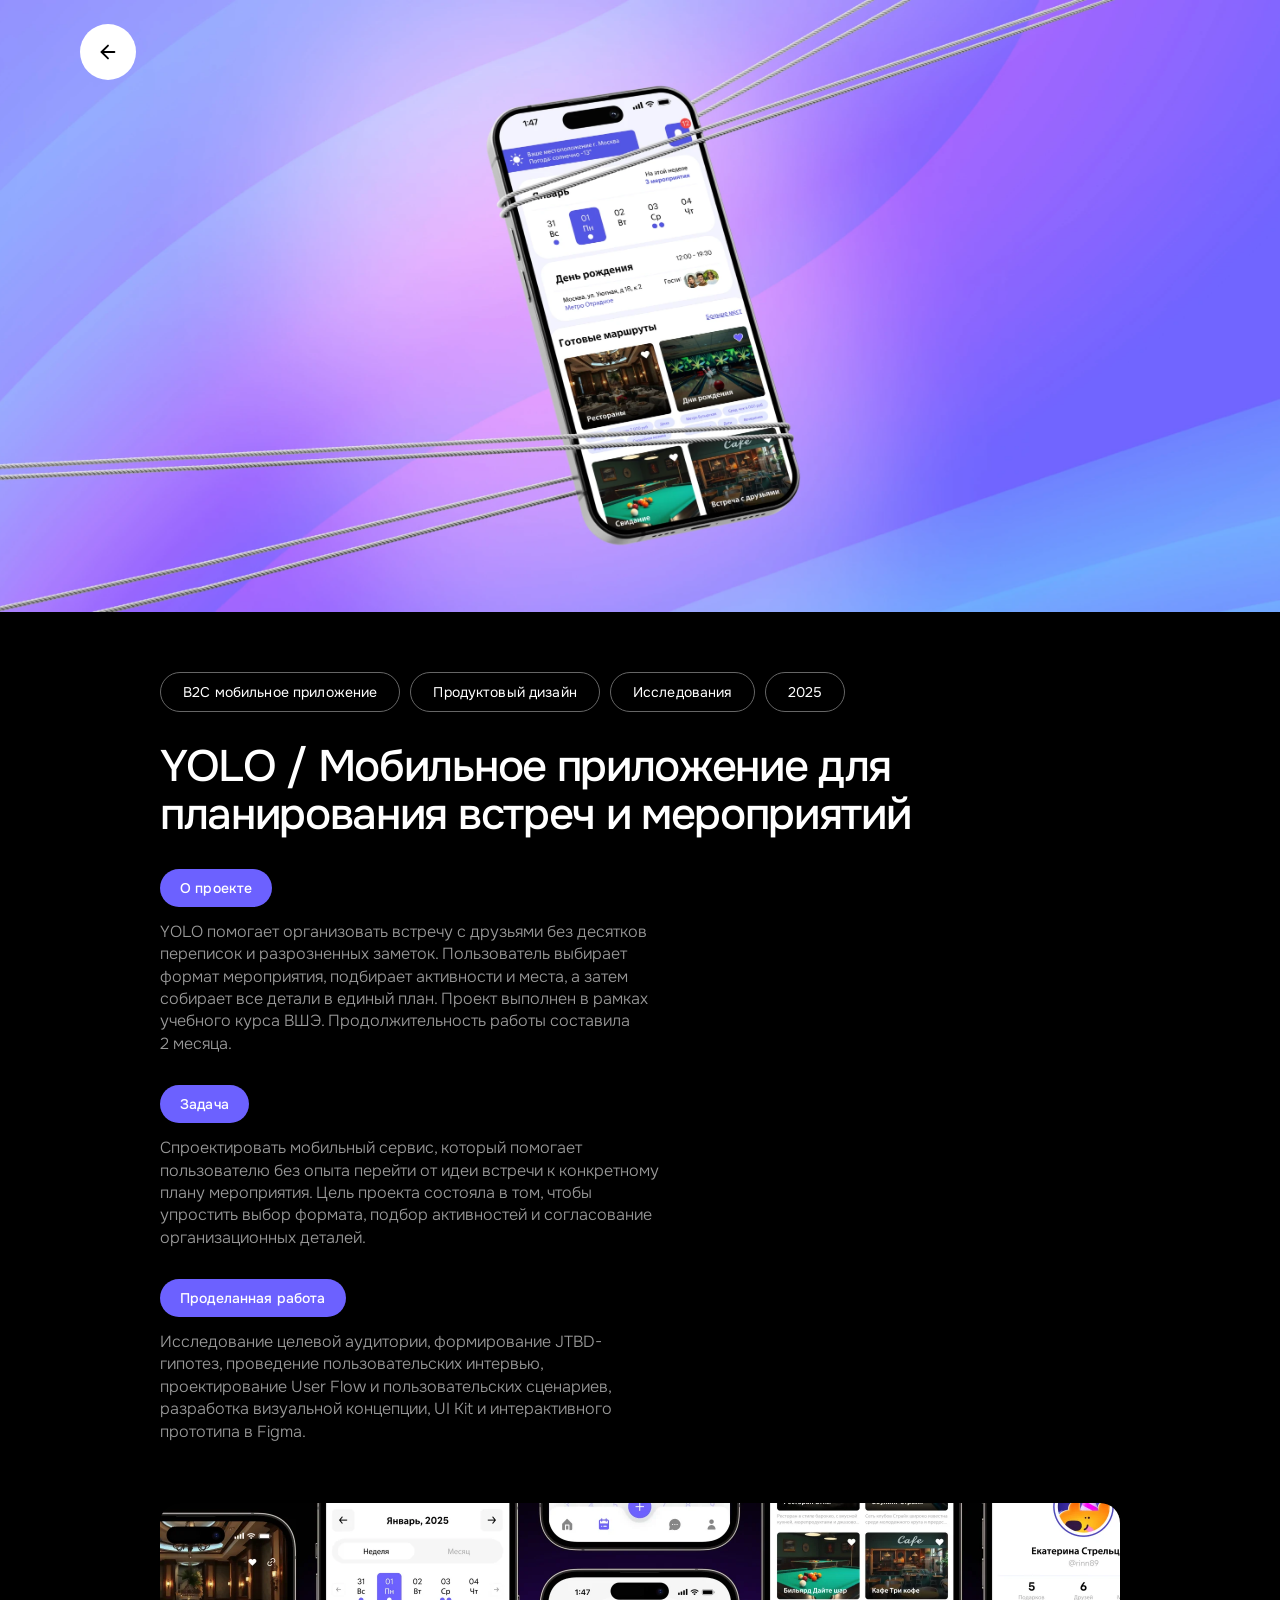
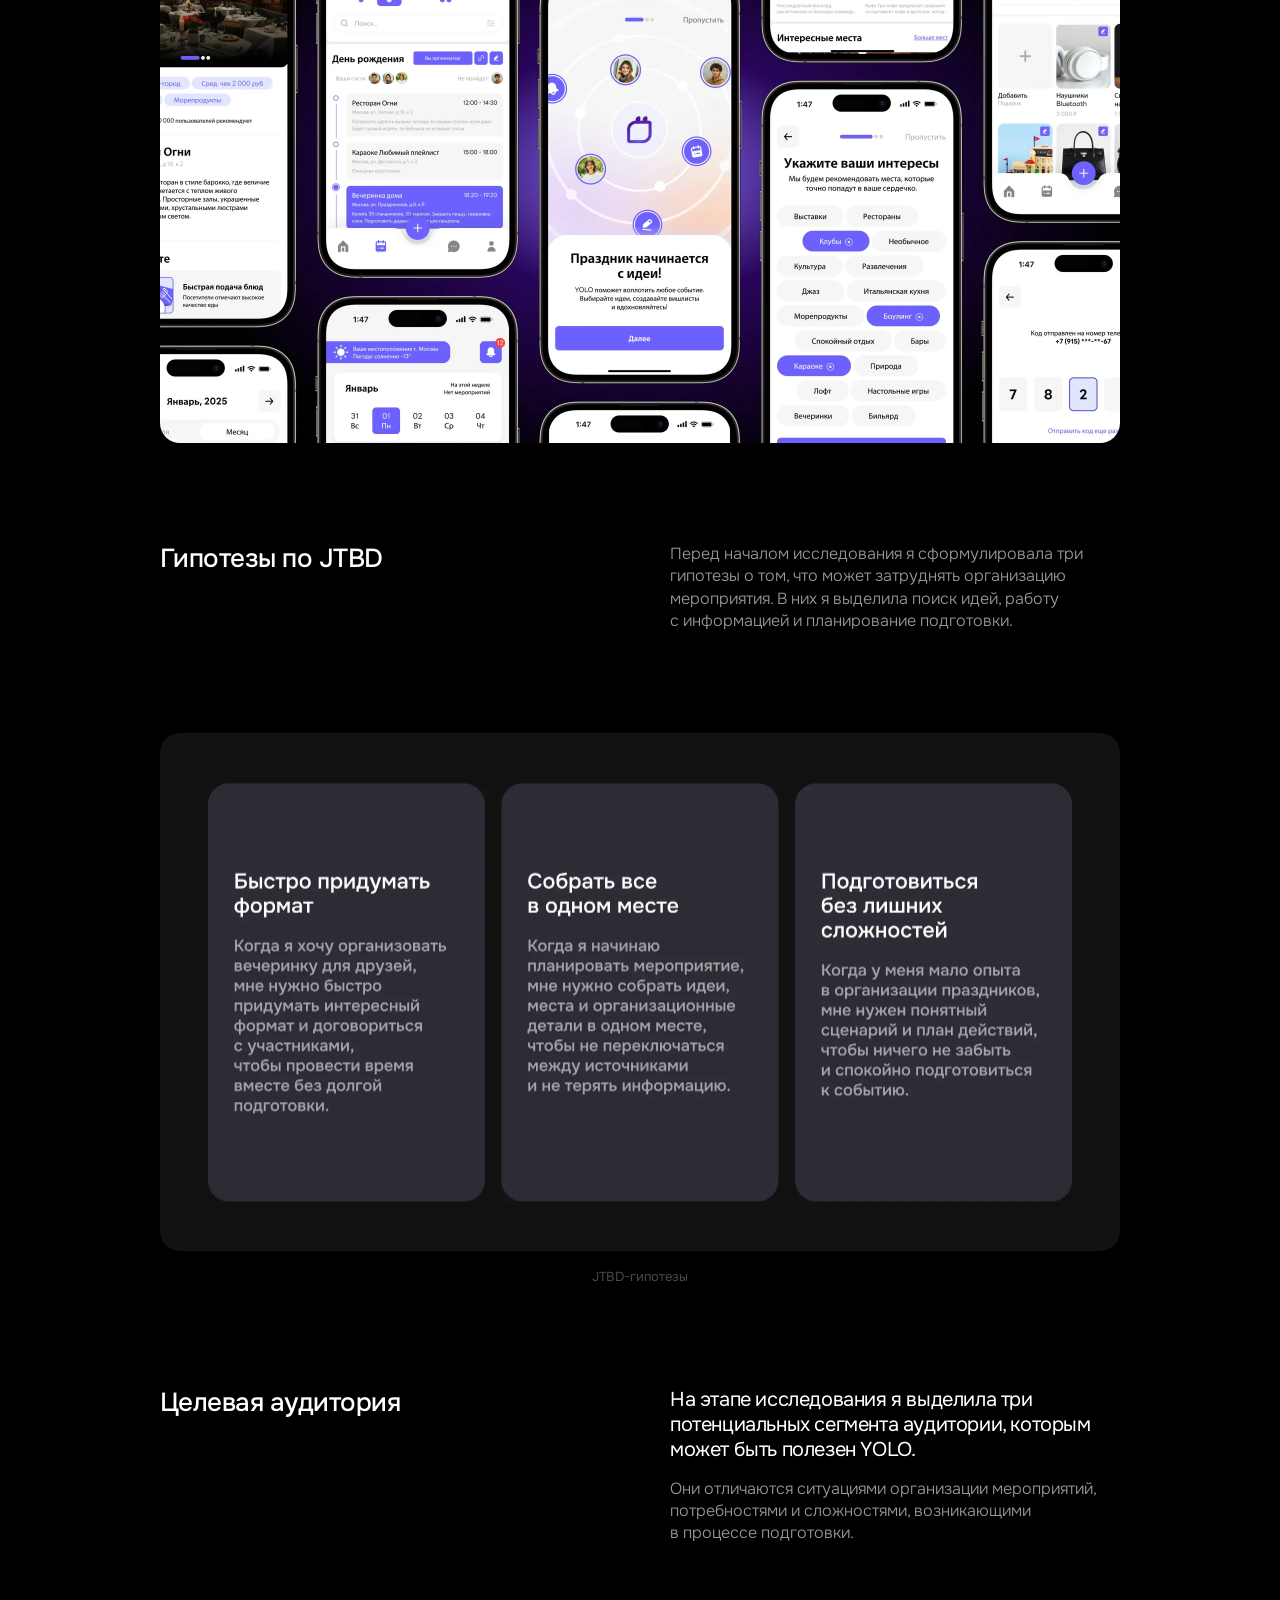
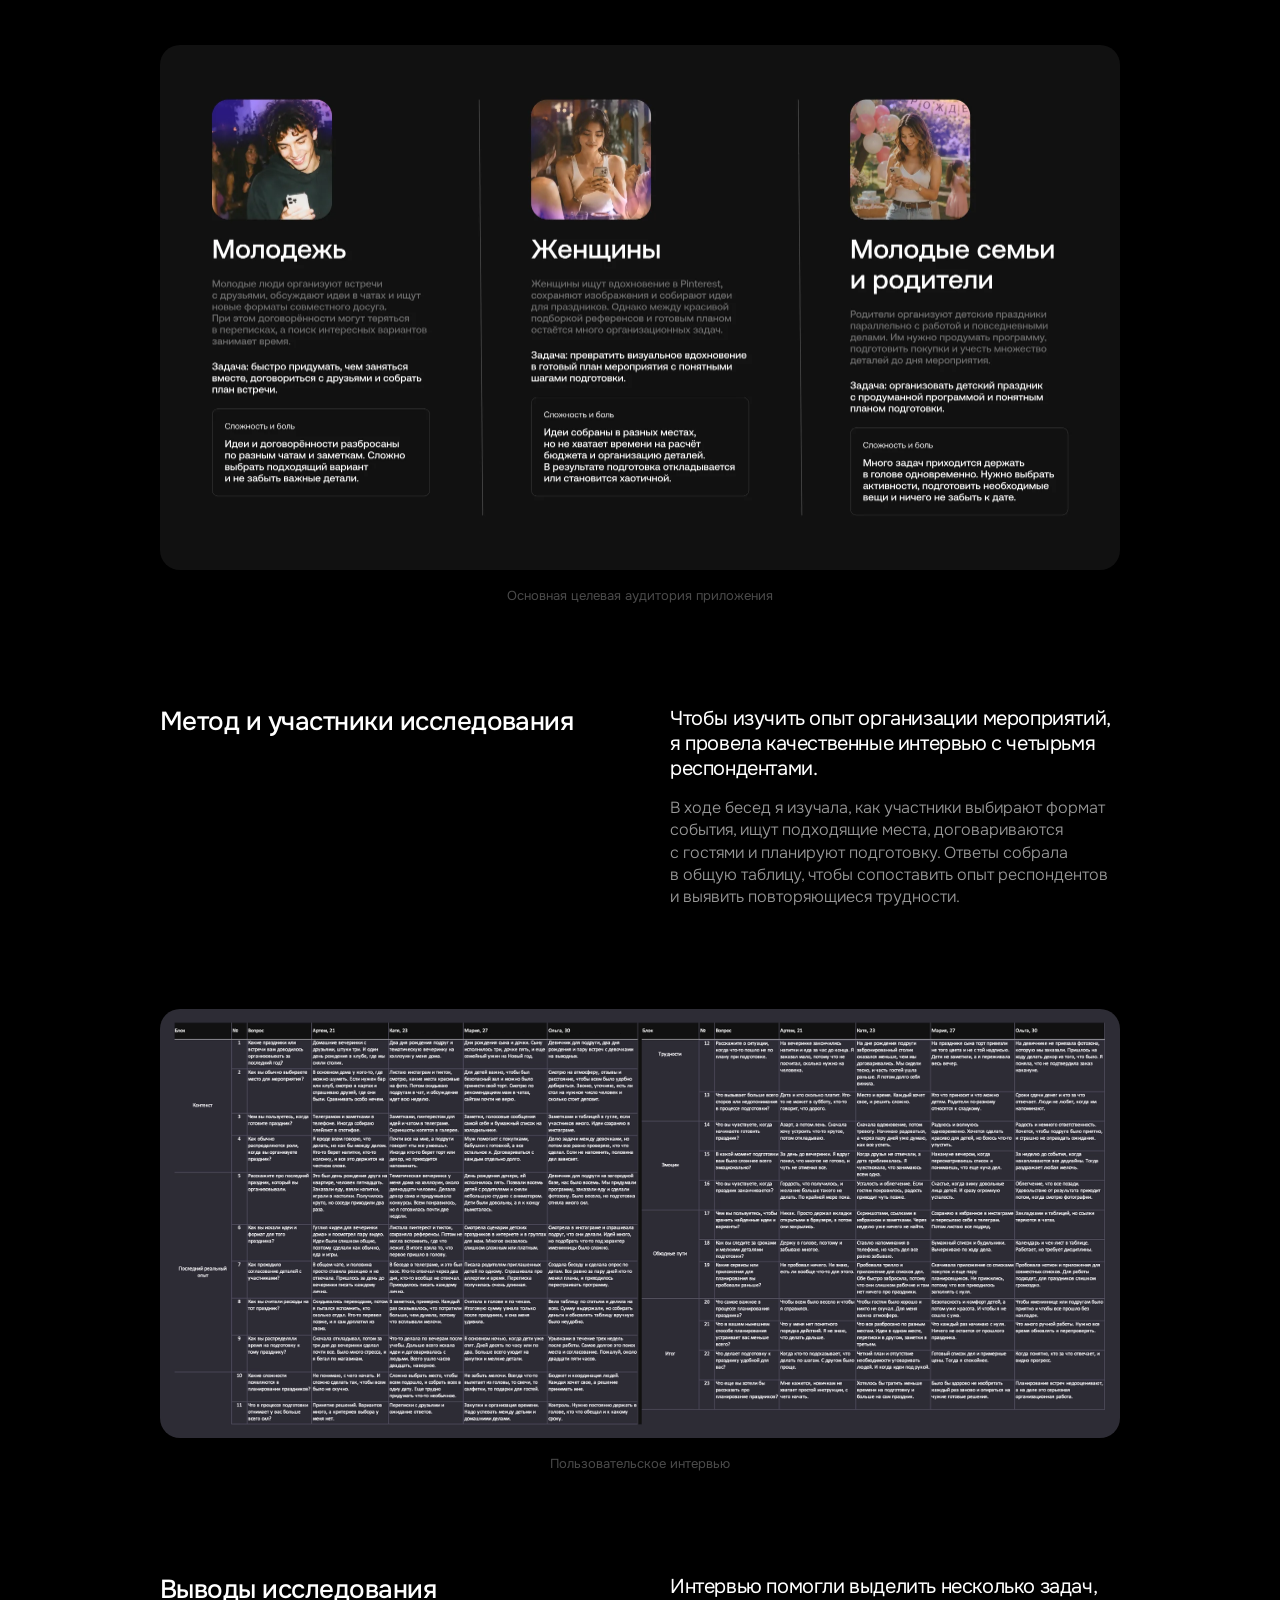
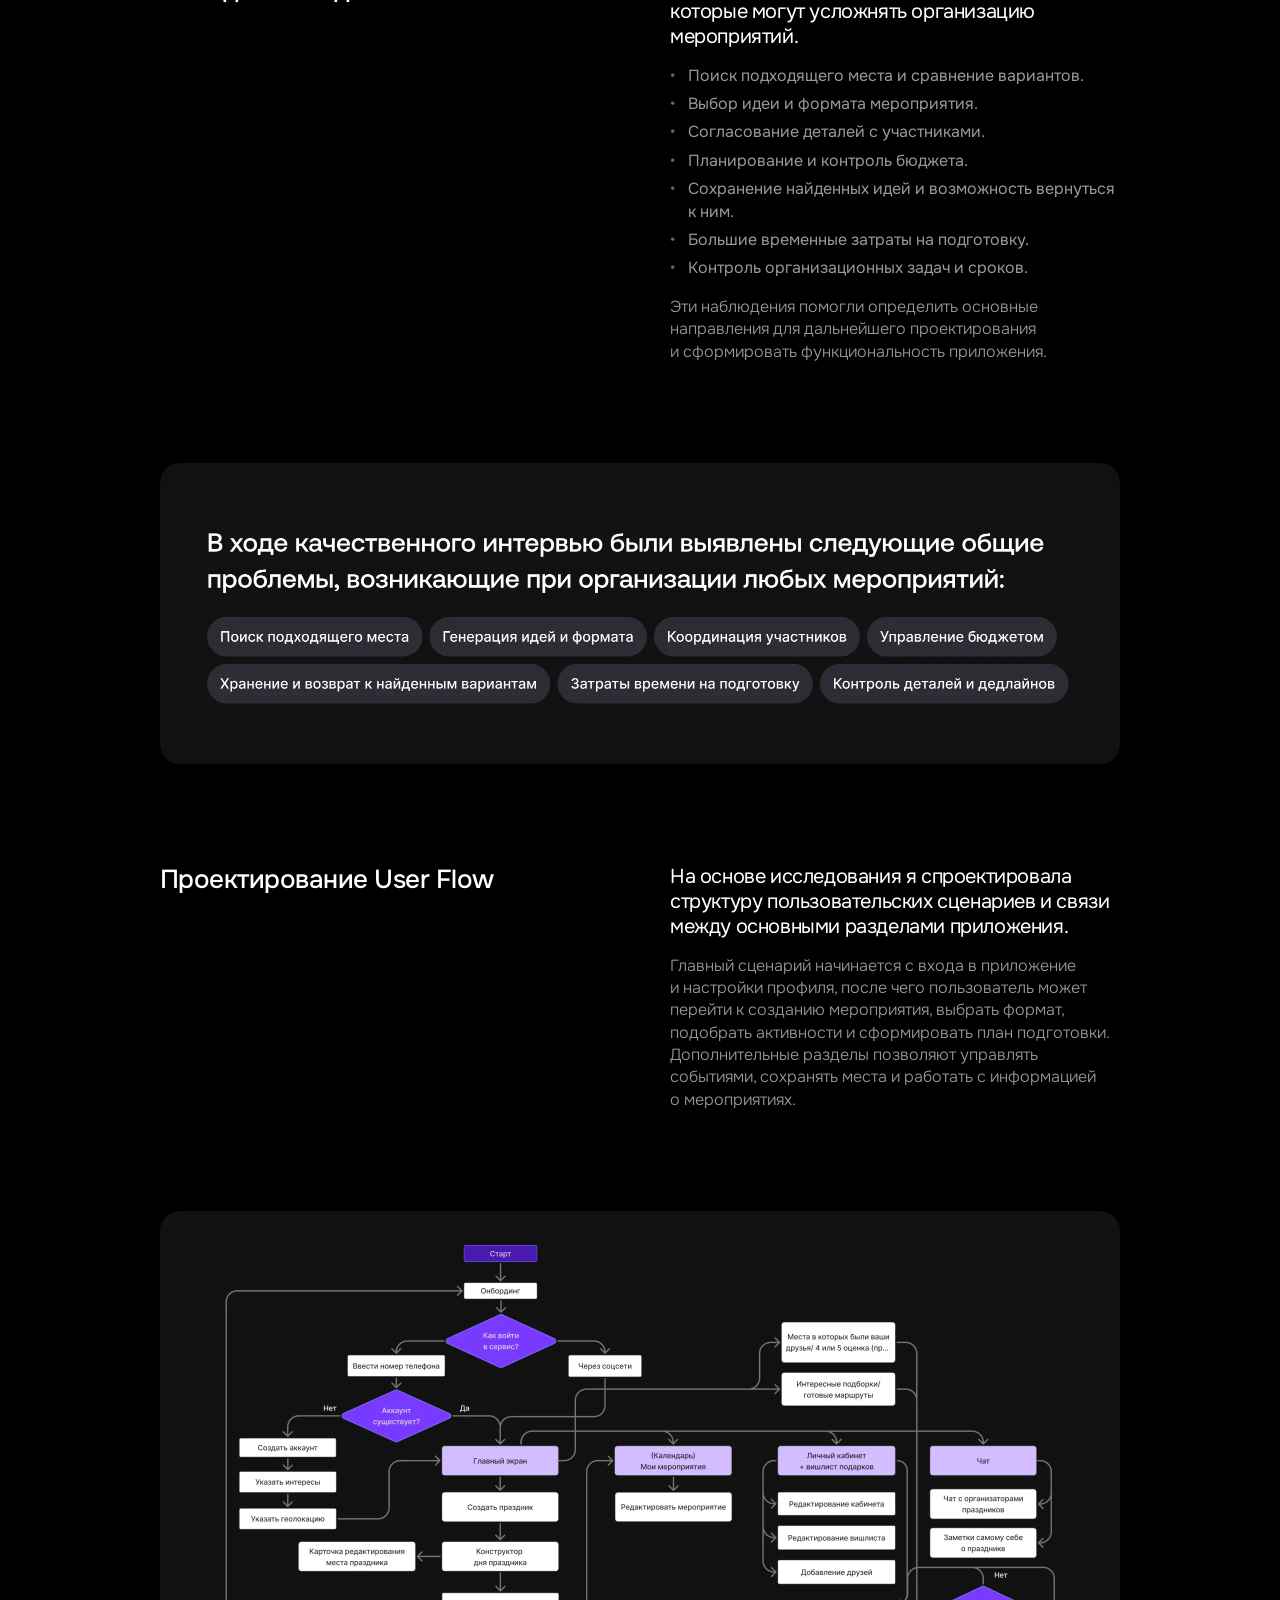
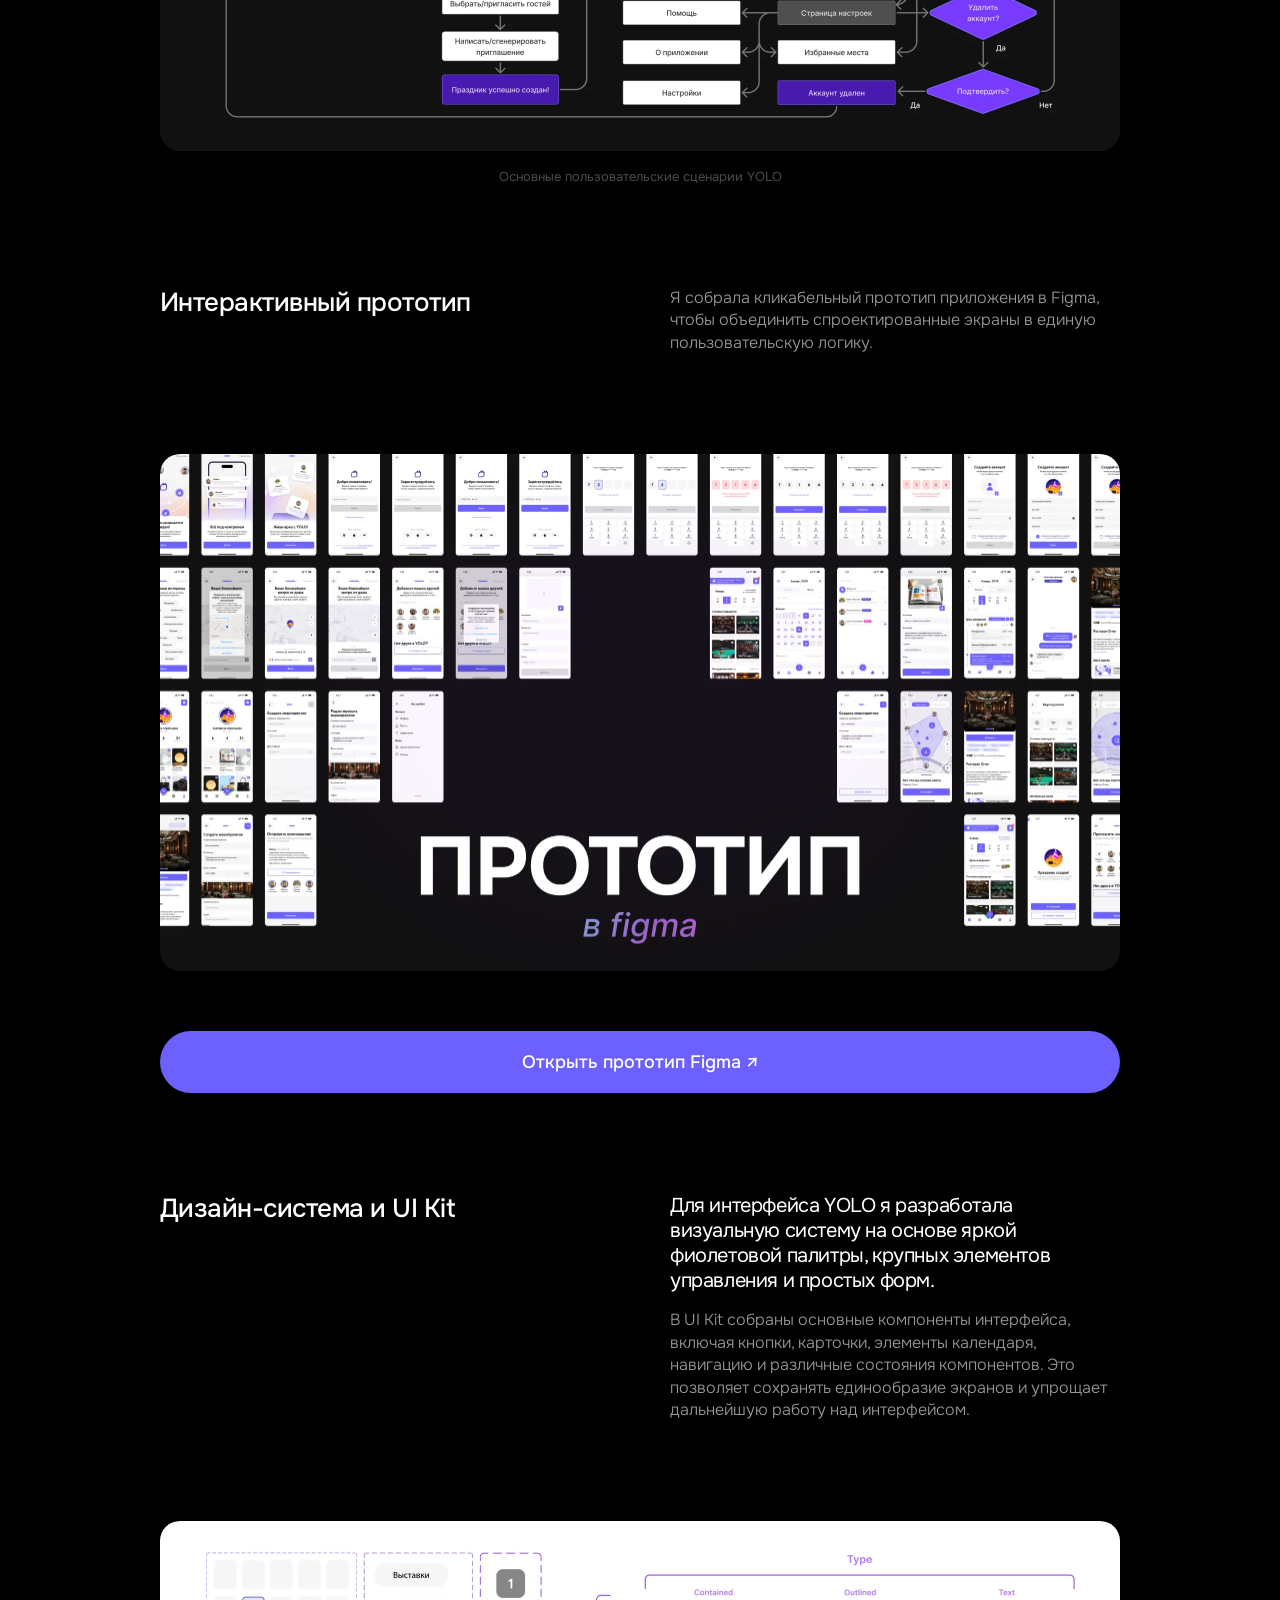
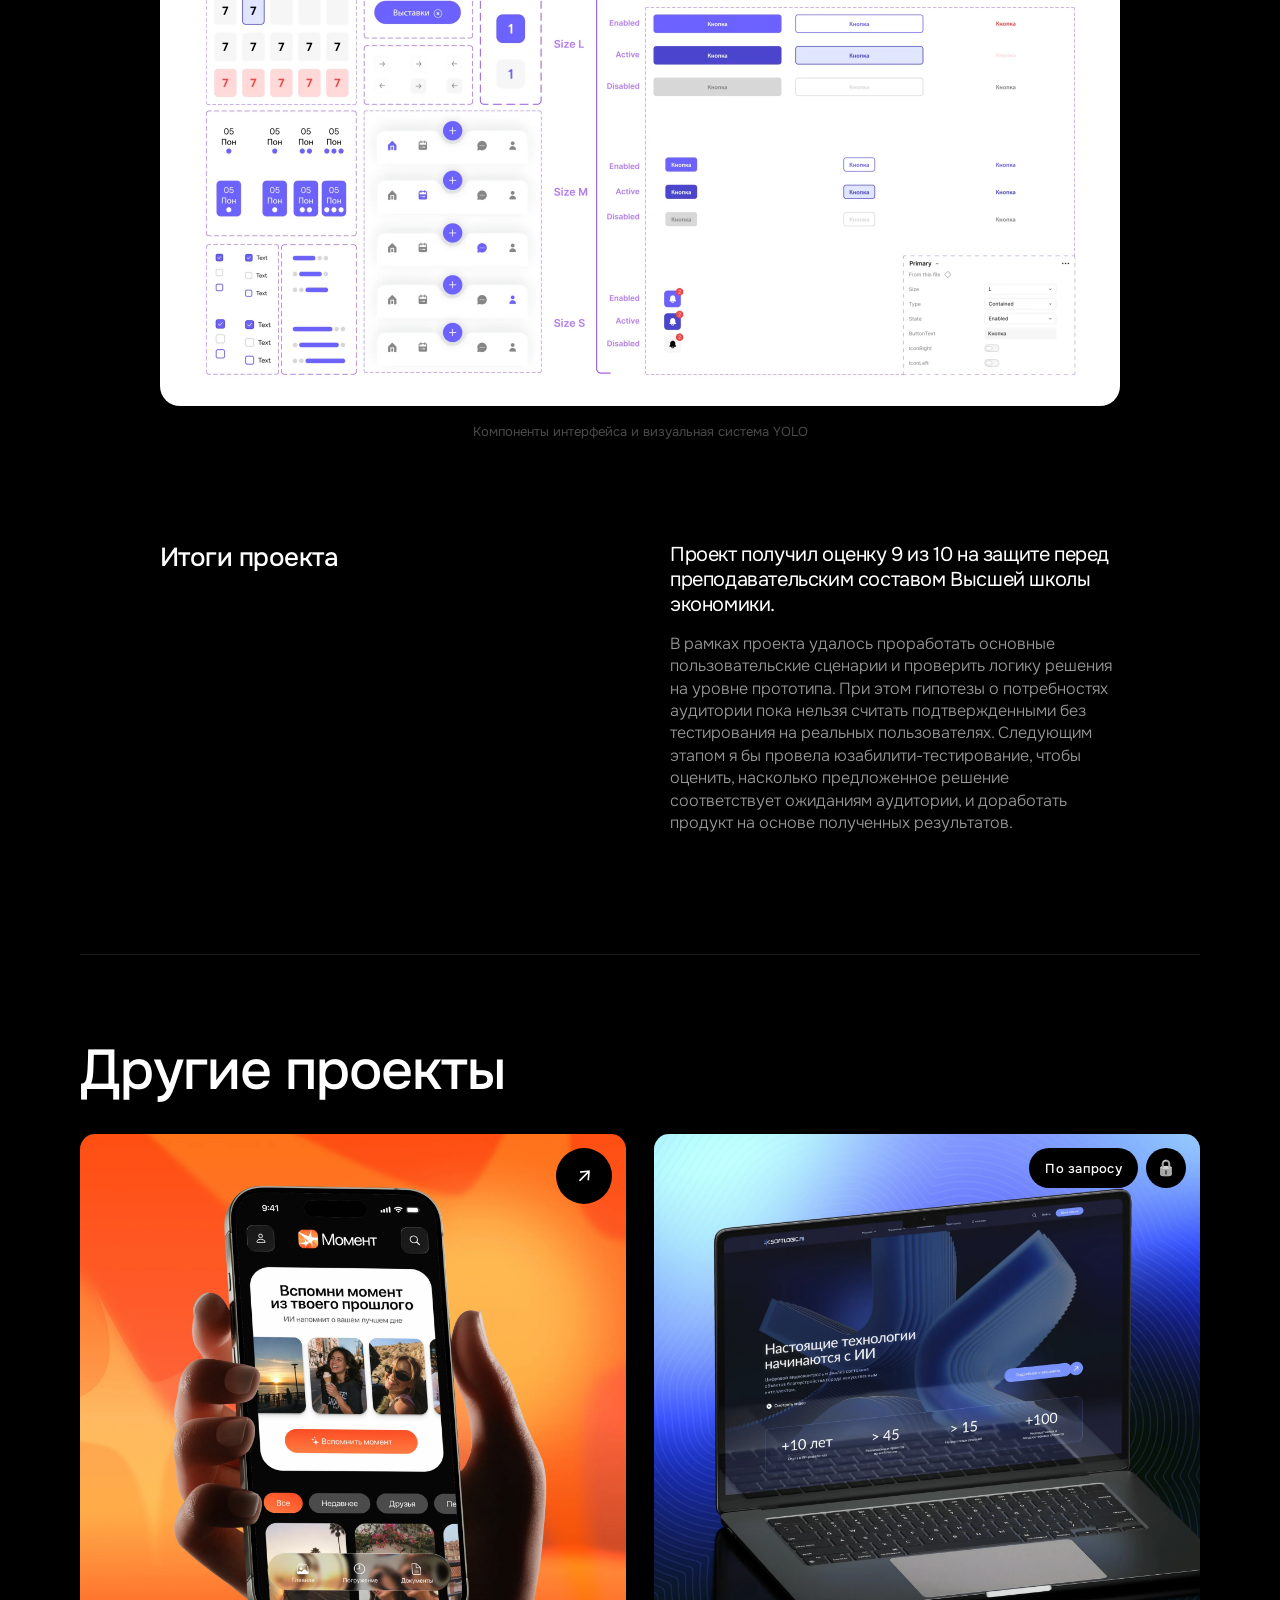
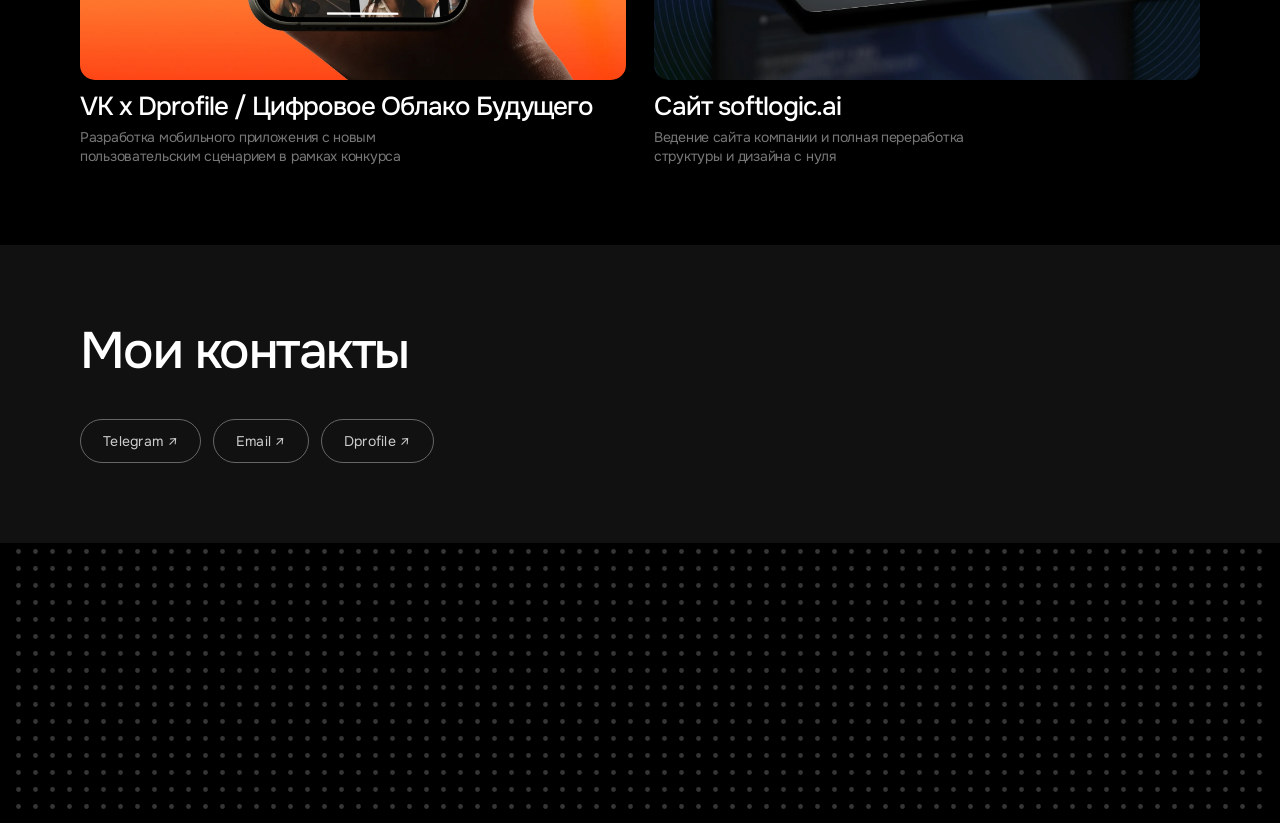
<file: projects/yolo.html>
<!DOCTYPE html>
<html lang="ru">
<head>
    <meta charset="UTF-8">
    <meta name="viewport" content="width=device-width, initial-scale=1.0">

    <script type="text/javascript">
    (function(m,e,t,r,i,k,a){
        m[i]=m[i]||function(){(m[i].a=m[i].a||[]).push(arguments)};
        m[i].l=1*new Date();
        for (var j = 0; j < document.scripts.length; j++) {if (document.scripts[j].src === r) { return; }}
        k=e.createElement(t),a=e.getElementsByTagName(t)[0],k.async=1,k.src=r,a.parentNode.insertBefore(k,a)
    })(window, document,'script','https://mc.yandex.ru/metrika/tag.js?id=113697041', 'ym');

    ym(113697041, 'init', {ssr:true, webvisor:true, clickmap:true, ecommerce:"dataLayer", referrer: document.referrer, url: location.href, accurateTrackBounce:true, trackLinks:true});
</script>
<noscript><div><img src="https://mc.yandex.ru/watch/113697041" style="position:absolute; left:-9999px;" alt="" /></div></noscript>

    <title>YOLO — Екатерина Стрельцова</title>
    
    <link rel="icon" type="image/svg+xml" href="../images/favicon.svg">
    <link rel="preconnect" href="https://fonts.googleapis.com">
    <link rel="preconnect" href="https://fonts.gstatic.com" crossorigin>
    <link href="https://fonts.googleapis.com/css2?family=Onest:wght@300;400;500&display=swap" rel="stylesheet">
    <link rel="stylesheet" href="../style.css">
</head>

<body class="project-yolo">

    <header class="site-header hidden" id="siteHeader">
        <div class="header-inner">
            <a href="../index.html" class="logo-link" aria-label="Главная">
                <img src="../images/logo.svg" alt="Стрельцова Екатерина" class="logo-img">
            </a>
            <nav class="header-nav">
                <a href="../index.html#projects">Работы</a>
                <a href="../index.html#contact">Контакты</a>
            </nav>
        </div>
    </header>

    <main>

        <div class="project-cover-wrap">
            <div class="project-cover-full">
                <img src="../yolo/cover.webp" alt="YOLO" class="project-cover-img">
            </div>
            <a href="../index.html#projects" class="project-back" aria-label="Назад к проектам">
                <svg viewBox="0 0 24 24" fill="none" stroke="currentColor" stroke-width="2" stroke-linecap="round" stroke-linejoin="round">
                    <path d="M19 12H5"/>
                    <path d="M12 19l-7-7 7-7"/>
                </svg>
            </a>
        </div>

        <div class="project-content">

            <div class="project-meta">
                <span>B2C мобильное приложение</span>
                <span>Продуктовый дизайн</span>
                <span>Исследования</span>
                <span>2025</span>
            </div>

            <header class="project-hero">
                <h1>YOLO / Мобильное приложение для планирования встреч и&nbsp;мероприятий</h1>
            </header>

            <section class="project-block">
                <span class="project-block-label">О проекте</span>
                <p>
                YOLO помогает организовать встречу с&nbsp;друзьями без десятков переписок и&nbsp;разрозненных заметок. Пользователь выбирает формат мероприятия, подбирает активности и&nbsp;места, а&nbsp;затем собирает все детали в&nbsp;единый план. Проект выполнен в&nbsp;рамках учебного курса ВШЭ. Продолжительность работы составила 2&nbsp;месяца.
                </p>
            </section>

            <section class="project-block">
                <span class="project-block-label">Задача</span>
                <p>
                Спроектировать мобильный сервис, который помогает пользователю без опыта перейти от&nbsp;идеи встречи к&nbsp;конкретному плану мероприятия. Цель проекта состояла в&nbsp;том, чтобы упростить выбор формата, подбор активностей и&nbsp;согласование организационных деталей.
                </p>
            </section>

            <section class="project-block">
                <span class="project-block-label">Проделанная работа</span>
                <p>
                Исследование целевой аудитории, формирование JTBD-гипотез, проведение пользовательских интервью, проектирование User Flow и&nbsp;пользовательских сценариев, разработка визуальной концепции, UI&nbsp;Kit и&nbsp;интерактивного прототипа в&nbsp;Figma.
                </p>
            </section>

            <figure class="project-image-full">
                <img src="../yolo/project.webp" alt="YOLO — проект" class="project-image-img">
            </figure>
            
            <section class="project-info-block">
                <h3 class="project-info-title">Гипотезы по JTBD</h3>
                <div class="project-info-content">
                    <p>
                    Перед началом исследования я&nbsp;сформулировала три гипотезы о&nbsp;том, что может затруднять организацию мероприятия. В&nbsp;них я&nbsp;выделила поиск идей, работу с&nbsp;информацией и&nbsp;планирование подготовки.
                    </p>
                </div>
            </section>

            <figure class="project-image-full">
                <img src="../yolo/JTBD.webp" alt="YOLO — проект" class="project-image-img">
                <figcaption class="project-image-caption">JTBD-гипотезы</figcaption>
            </figure>

            <section class="project-info-block">
                <h3 class="project-info-title">Целевая аудитория</h3>
                <div class="project-info-content">
                    <h4 class="project-info-heading">
                    На&nbsp;этапе исследования я&nbsp;выделила три потенциальных сегмента аудитории, которым может быть полезен YOLO.
                    </h4>                  
                    <p>
                    Они отличаются ситуациями организации мероприятий, потребностями и&nbsp;сложностями, возникающими в&nbsp;процессе подготовки.
                    </p>
                </div>
            </section>

            <figure class="project-image-full">
                <img src="../yolo/target_audience.webp" alt="YOLO — проект" class="project-image-img">
                <figcaption class="project-image-caption">Основная целевая аудитория приложения</figcaption>
            </figure>

            <section class="project-info-block">
                <h3 class="project-info-title">Метод и&nbsp;участники исследования</h3>
                <div class="project-info-content">
                    <h4 class="project-info-heading">
                    Чтобы изучить опыт организации мероприятий, я&nbsp;провела качественные интервью с&nbsp;четырьмя респондентами.
                    </h4>
                    <p>
                    В&nbsp;ходе бесед я&nbsp;изучала, как участники выбирают формат события, ищут подходящие места, договариваются с&nbsp;гостями и&nbsp;планируют подготовку. Ответы собрала в&nbsp;общую таблицу, чтобы сопоставить опыт респондентов и&nbsp;выявить повторяющиеся трудности.
                    </p>
                </div>
            </section>

            <figure class="project-image-full">
                <img src="../yolo/interview.webp" alt="YOLO — проект" class="project-image-img">
                <figcaption class="project-image-caption">Пользовательское интервью</figcaption>
            </figure>

            <section class="project-info-block">
                <h3 class="project-info-title">Выводы исследования</h3>
                <div class="project-info-content">
                    <h4 class="project-info-heading">
                    Интервью помогли выделить несколько задач, которые могут усложнять организацию мероприятий.
                    </h4>

                    <div class="project-info-group">
                        <ul>
                            <li>Поиск подходящего места и&nbsp;сравнение вариантов.</li>
                            <li>Выбор идеи и&nbsp;формата мероприятия.</li>
                            <li>Согласование деталей с&nbsp;участниками.</li>
                            <li>Планирование и&nbsp;контроль бюджета.</li>
                            <li>Сохранение найденных идей и&nbsp;возможность вернуться к&nbsp;ним.</li>
                            <li>Большие временные затраты на&nbsp;подготовку.</li>
                            <li>Контроль организационных задач и&nbsp;сроков.</li>
                        </ul>
                    </div>

                    <p>
                    Эти наблюдения помогли определить основные направления для дальнейшего проектирования и&nbsp;сформировать функциональность приложения.
                    </p>
                </div>
            </section>

            <figure class="project-image-full">
                <img src="../yolo/interview_review.webp" alt="YOLO — проект" class="project-image-img">
            </figure>

            <section class="project-info-block">
                <h3 class="project-info-title">Проектирование User Flow</h3>
                <div class="project-info-content">
                    <h4 class="project-info-heading">
                    На&nbsp;основе исследования я&nbsp;спроектировала структуру пользовательских сценариев и&nbsp;связи между основными разделами приложения.
                    </h4>
                    <p>
                    Главный сценарий начинается с&nbsp;входа в&nbsp;приложение и&nbsp;настройки профиля, после чего пользователь может перейти к&nbsp;созданию мероприятия, выбрать формат, подобрать активности и&nbsp;сформировать план подготовки. Дополнительные разделы позволяют управлять событиями, сохранять места и&nbsp;работать с&nbsp;информацией о&nbsp;мероприятиях.
                    </p>
                </div>
            </section>
            
            <figure class="project-image-full">
                <img src="../yolo/userflow.webp" alt="YOLO — проект" class="project-image-img">
                <figcaption class="project-image-caption">Основные пользовательские сценарии YOLO</figcaption>
            </figure>

            <section class="project-info-block">
                <h3 class="project-info-title">Интерактивный прототип</h3>
                <div class="project-info-content">
                    <p>
                    Я&nbsp;собрала кликабельный прототип приложения в&nbsp;Figma, чтобы объединить спроектированные экраны в&nbsp;единую пользовательскую логику.
                    </p>
                </div>
            </section>

            <figure class="project-image-full">
                <img src="../yolo/proto.webp" alt="YOLO Прототип" class="project-image-img">
            </figure>

            <div class="project-prototype-btn-wrapper">
                <a href="https://www.figma.com/proto/oSOisE9TEYYcmZD180o6Co/%F0%9F%8E%89-YOLO-%E2%80%93-Event-App?node-id=66-3196&p=f&viewport=664%2C-1195%2C0.06&scaling=scale-down&content-scaling=fixed&starting-point-node-id=66%3A3196&page-id=0%3A1" target="_blank" rel="noopener" class="btn-prototype">
                    Открыть прототип Figma ↗
                </a>
            </div>

            <section class="project-info-block">
                <h3 class="project-info-title">Дизайн-система и&nbsp;UI&nbsp;Kit</h3>
                <div class="project-info-content">
                    <h4 class="project-info-heading">
                    Для интерфейса YOLO я&nbsp;разработала визуальную систему на&nbsp;основе яркой фиолетовой палитры, крупных элементов управления и&nbsp;простых форм.
                    </h4>
                    <p>
                    В&nbsp;UI&nbsp;Kit собраны основные компоненты интерфейса, включая кнопки, карточки, элементы календаря, навигацию и&nbsp;различные состояния компонентов. Это позволяет сохранять единообразие экранов и&nbsp;упрощает дальнейшую работу над интерфейсом.
                    </p>
                </div>
            </section>

            <figure class="project-image-full">
                <img src="../yolo/design_system.webp" alt="YOLO — проект" class="project-image-img">
                <figcaption class="project-image-caption">Компоненты интерфейса и&nbsp;визуальная система YOLO</figcaption>
            </figure>
                
            <section class="project-info-block">
                <h3 class="project-info-title">Итоги проекта</h3>
                <div class="project-info-content">
                    <h4 class="project-info-heading">
                    Проект получил оценку 9&nbsp;из&nbsp;10&nbsp;на защите перед преподавательским составом Высшей школы экономики.
                    </h4>
                    <p>
                    В&nbsp;рамках проекта удалось проработать основные пользовательские сценарии и&nbsp;проверить логику решения на&nbsp;уровне прототипа. При этом гипотезы о&nbsp;потребностях аудитории пока нельзя считать подтвержденными без тестирования на&nbsp;реальных пользователях. Следующим этапом я&nbsp;бы провела юзабилити-тестирование, чтобы оценить, насколько предложенное решение соответствует ожиданиям аудитории, и&nbsp;доработать продукт на&nbsp;основе полученных результатов.
                    </p>
                </div>
            </section>
        
        </div>

    </main>

    <section class="other-projects">
        <div class="section-heading">
            <h2>Другие проекты</h2>
        </div>
        <div class="project-grid">
            <a href="moment.html" class="project-card project-card-active">
                <div class="project-image">
                    <img src="../images/project-1.webp" alt="Moment">
                    <div class="project-status project-status-open">↗</div>
                </div>
                <div class="project-info">
                    <h3>VK x Dprofile / Цифровое Облако Будущего</h3>
                    <p>Разработка мобильного приложения с&nbsp;новым пользовательским сценарием в&nbsp;рамках конкурса</p>
                </div>
            </a>
            <div class="project-card project-card-locked">
                <div class="project-image">
                    <img src="../images/project-3.webp" alt="Softlogic.ai">
                    
                    <div class="project-status-wrapper">
                        <span class="project-tag-locked">По запросу</span>
                        <div class="project-status project-status-locked">
                            <span class="lock-symbol">🔒</span>
                        </div>
                    </div>
                    
                </div>
                <div class="project-info">
                    <h3>Сайт softlogic.ai</h3>
                    <p>Ведение сайта компании и&nbsp;полная переработка структуры и&nbsp;дизайна с&nbsp;нуля</p>
                </div>
            </div>
        </div>
    </section>

    <section class="contact">
        <h2>Мои контакты</h2>
        <div class="contact-links">
            <a href="https://t.me/rinn89" target="_blank" rel="noopener">Telegram ↗</a>
            <a href="mailto:streltsovakatrine@mail.ru">Email ↗</a>
            <a href="https://dprofile.ru/streltsova" target="_blank" rel="noopener">Dprofile ↗</a>
        </div>
    </section>

    <section class="particle-section">
        <canvas id="particleCanvas"></canvas>
    </section>

    <script src="../script.js"></script>
</body>
</html>
</file>
<file: style.css>
* {
    box-sizing: border-box;
    margin: 0;
    padding: 0;
}

html {
    scroll-behavior: smooth;
}

body {
    background: #000;
    color: #fff;
    font-family: 'Onest', Arial, sans-serif;
    font-weight: 500;
    overflow-x: hidden;
}

a {
    color: inherit;
    text-decoration: none;
}

img {
    max-width: 100%;
    display: block;
    -webkit-user-drag: none;
}

:root {
    --page-width: 1120px;
    --project-width: 960px;
    --header-height: 60px;
}


.site-header {
    position: fixed;
    top: 0;
    left: 0;
    width: 100%;
    height: var(--header-height);
    z-index: 1000;
    background: #000;
    transition:
        transform 0.35s ease,
        opacity 0.35s ease;
}

.site-header.hidden {
    transform: translateY(-100%);
    opacity: 0;
    pointer-events: none;
}

.header-inner {
    width: min(var(--page-width), calc(100% - 48px));
    height: 100%;
    margin: 0 auto;
    display: flex;
    align-items: center;
    justify-content: space-between;
}

.logo-link {
    display: block;
    flex-shrink: 0;
}

.logo-img {
    height: 40px;
    width: auto;
    display: block;
}

.header-nav {
    width: 232px;
    display: grid;
    grid-template-columns: 1fr 1fr;
    align-items: center;
    text-align: left;
}

.header-nav a {
    font-size: 14px;
    font-weight: 400;
    letter-spacing: 0.02em;
    color: #fff;
    transition: color 0.2s ease;
}

.header-nav a:last-child {
    text-align: right;
}

.header-nav a:hover {
    color: #DC0000;
}

.hero-section {
    position: relative;
    width: 100%;
    height: 100vh;
    min-height: 700px;
    background: #000;
    overflow: hidden;
}

#arcCanvas {
    position: absolute;
    inset: 0;
    width: 100%;
    height: 100%;
    display: block;
    pointer-events: none;
}

.hero-content {
    position: relative;
    z-index: 2;
    width: min(var(--page-width), calc(100% - 48px));
    height: calc(100vh - var(--header-height));
    min-height: 640px;
    margin: var(--header-height) auto 0;
    display: grid;
    grid-template-columns: minmax(0, 1fr) 232px;
    column-gap: 60px;
    align-items: center;
    padding: 40px 0 50px;
}

.hero-left {
    display: flex;
    flex-direction: column;
    gap: 40px;
    min-width: 0;
    align-self: center;
}

.hero-photo {
    width: 160px;
    height: 160px;
    border-radius: 36px;
    overflow: hidden;
}

.hero-photo img {
    width: 100%;
    height: 100%;
    object-fit: cover;
}

.hero-title-block {
    width: 100%;
    margin-bottom: -30px; 
}

.hero-title-img {
    width: 100%;
    max-width: 624px;
    height: auto;
    display: block;
}

.hero-description {
    font-size: 20px;
    letter-spacing: -0.04em;
    line-height: 1.4;
    font-weight: 400;
    color: #fff;
    max-width: 620px;
}

.hero-links {
    display: flex;
    flex-wrap: wrap;
    gap: 12px;
}

.hero-links a {
    display: inline-block;
    padding: 12px 20px;
    border: 1px solid #666666;
    border-radius: 100px;
    font-size: 14px;
    font-weight: 400;
    letter-spacing: 0.02em;
    color: #ccc;
    transition:
        border-color 0.2s ease,
        color 0.2s ease,
        background 0.2s ease;
}

.hero-links a:hover {
    border-color: #DC0000;
    color: #DC0000;
}

.hero-right {
    width: 232px;
    display: flex;
    flex-direction: column;
    gap: 28px;
    padding-top: 0;
    align-self: center;
}

.info-item {
    display: flex;
    flex-direction: column;
    gap: 8px;
}

.info-date {
    font-size: 14px;
    font-weight: 500;
    letter-spacing: 0.02em;
    color: #666666;
}

.info-text {
    font-size: 14px;
    font-weight: 500;
    line-height: 1.45;
    color: #fff;
}

.hard-skills-badge {
    display: inline-block;
    width: fit-content;
    padding: 12px 20px;
    border: 1px solid #fff;
    border-radius: 100px;
    font-size: 14px;
    font-weight: 400;
    letter-spacing: 0.02em;
    color: #fff;
    margin-top: 4px;
}

.skills-list {
    display: flex;
    margin-top: -12px;
    flex-wrap: wrap;
    align-items: center;
    gap: 7px 10px;
    font-size: 14px;
    font-weight: 500;
    line-height: 1.5;
    color: #fff;
}

.skills-list span {
    white-space: nowrap;
}

.skills-list i {
    font-style: normal;
    color: #85868D;
    font-size: 10px;
    line-height: 1;
}

main {
    width: 100%;
}

.section-heading {
    display: flex;
    align-items: baseline;
    gap: 20px;
    margin-bottom: 60px;
}

.section-heading h2 {
    font-size: 34px;
    font-weight: 500;
    letter-spacing: -1.5px;
}

.projects {
    border-top: none;
    width: min(var(--page-width), calc(100% - 48px));
    margin: 0 auto;
    padding: 110px 0 !important;
}

.projects .section-heading {
    margin-bottom: 28px;
}

.projects .section-heading h2 {
    font-size: clamp(36px, 4vw, 56px);
    font-weight: 500;
    letter-spacing: -0.03em;
}

.project-grid {
    display: grid;
    grid-template-columns: repeat(2, minmax(0, 1fr));
    column-gap: 28px;
    row-gap: 44px;
}

.project-card {
    display: block;
    min-width: 0;
    color: #fff;
    text-decoration: none;
}

.project-image {
    position: relative;
    width: 100%;
    aspect-ratio: 1 / 1;
    overflow: hidden;
    border-radius: 15px;
    background: #151515;
}

.project-image img {
    width: 100%;
    height: 100%;
    display: block;
    object-fit: cover;
    transition: transform .45s ease;
}

.project-card-active:hover .project-image img {
    transform: scale(1.025);
}

.project-status {
    position: absolute;
    top: 14px;
    right: 14px;
    width: 56px;
    height: 56px;
    border-radius: 50%;
    display: flex;
    align-items: center;
    justify-content: center;
    z-index: 2;
}

.project-status-open {
    background: #000;
    color: #fff;
    font-size: 22px;
    font-weight: 400;
    line-height: 1;
}

.project-status-locked {
    background: #000;
    color: #fff;
}

.lock-symbol {
    font-size: 22px;
    line-height: 1;
    filter: grayscale(1);
    display: flex;
    align-items: center;
    justify-content: center;
}

.project-info {
    padding-top: 13px;
}

.project-info h3 {
    margin: 0;
    font-size: 26px;
    line-height: 1.05;
    font-weight: 500;
    letter-spacing: -1px;
    color: #fff;
}

.project-info p {
    margin-top: 7px;
    max-width: 330px;
    font-size: 14px;
    line-height: 1.35;
    font-weight: 400;
    letter-spacing: -0.02em;
    color: #777;
}

.project-card-locked {
    cursor: default;
}

.project-card-locked .project-image img {
    transition: none;
}

.contact {
    background: #111;
    padding: 80px 0;
    display: flex;
    flex-direction: column;
    gap: 40px;
}

.contact h2 {
    width: min(var(--page-width), calc(100% - 48px));
    margin: 0 auto;
    font-size: clamp(36px, 4vw, 56px);
    line-height: 1.05;
    font-weight: 500;
    letter-spacing: -0.03em;
    color: #fff;
}

.contact-links {
    width: min(var(--page-width), calc(100% - 48px));
    margin: 0 auto;
    display: flex;
    flex-wrap: wrap;
    gap: 12px;
}

.contact-links a {
    display: inline-block;
    padding: 12px 22px;
    background: transparent;
    border: 1px solid #666666;
    border-radius: 100px;
    font-size: 14px;
    font-weight: 400;
    letter-spacing: 0.02em;
    color: #ccc;
    transition:
        border-color .2s ease,
        color .2s ease;
}

.contact-links a:hover {
    border-color: #DC0000;
    color: #DC0000;
}

.particle-section {
    position: relative;
    width: calc(100% - 20px);
    margin-left: 10px;
    margin-right: 10px;
    height: 280px;
    background: #000;
    overflow: hidden;
}

#particleCanvas {
    display: block;
    width: 100%;
    height: 100%;
    background: #000;
}

.project-cover-wrap {
    position: relative;
    width: 100%;
    margin-bottom: 60px;
}

.project-cover-full {
    width: 100vw;
    margin-left: calc(50% - 50vw);
    height: 68vh;
    min-height: 520px;
    max-height: 800px;
    overflow: hidden;
    background: #151515;
}

.project-cover-img {
    width: 100%;
    height: 100%;
    object-fit: cover;
    display: block;
}

.placeholder-cover {
    width: 100%;
    height: 100%;
    min-height: 100%;
    border-radius: 0;
    border: none;
}

.project-back {
    position: absolute;
    top: 24px;
    left: max(24px, calc((100vw - var(--page-width)) / 2));
    width: 56px;
    height: 56px;
    border-radius: 50%;
    background: #fff;
    color: #000;
    display: flex;
    align-items: center;
    justify-content: center;
    z-index: 5;
    transition:
        background .3s ease,
        color .3s ease;
}

.project-back:hover {
    background: #000;
    color: #fff;
}

.project-back svg {
    width: 22px;
    height: 22px;
}

.project-content {
    width: min(var(--project-width), calc(100% - 48px));
    margin: 0 auto;
    padding: 0 0 80px;
}

.project-meta {
    display: flex;
    flex-wrap: wrap;
    gap: 10px;
    margin-bottom: 30px;
}

.project-meta span {
    display: inline-block;
    padding: 10px 22px;
    border: 1px solid #666666;
    border-radius: 100px;
    font-size: 14px;
    font-weight: 400;
    letter-spacing: 0.01em;
    color: #fff;
}

.project-hero {
    margin-bottom: 30px;
}

.project-hero h1 {
    font-size: 44px;
    line-height: 1.1;
    font-weight: 500;
    letter-spacing: -0.03em;
    color: #fff;
}

.project-block {
    max-width: 500px;
    margin: 0 0 30px;
    text-align: left;
}

.project-block-label {
    display: inline-block;
    padding: 10px 20px;
    background: #FF6525;
    color: #fff;
    border-radius: 100px;
    font-size: 14px;
    font-weight: 500;
    letter-spacing: 0.01em;
    margin-bottom: 14px;
}

.project-block p {
    font-size: 16px;
    line-height: 1.4;
    font-weight: 300;
    color: #999;
}

.project-info-block {
    display: grid;
    grid-template-columns: 1fr 1fr;
    column-gap: 60px;
    align-items: start;
    padding: 40px 0;
    opacity: 0;
    transform: translateY(60px);
    transition:
        opacity 0.9s cubic-bezier(0.22, 1, 0.36, 1),
        transform 0.9s cubic-bezier(0.22, 1, 0.36, 1);
}

.project-info-block.revealed {
    opacity: 1;
    transform: translateY(0);
}

.project-info-title {
    font-size: 26px;
    line-height: 1.2;
    font-weight: 500;
    letter-spacing: -0.02em;
    color: #fff;
    margin: 0;
}

.project-info-content {
    display: flex;
    flex-direction: column;
    gap: 16px;
    max-width: 500px;
}

.project-info-group {
    display: flex;
    flex-direction: column;
    gap: 6px;
}

.project-info-group p {
    margin: 0;
    line-height: 1.4;
}

.project-info-heading {
    font-size: 20px;
    line-height: 1.25;
    font-weight: 400;
    letter-spacing: -0.02em;
    color: #fff;
    margin: 0;
}

.project-info-content p {
    font-size: 16px;
    line-height: 1.4;
    font-weight: 300;
    color: #999;
    margin: 0;
}

.project-info-content ul {
    list-style: none;
    padding: 0;
    margin: 0;
    display: flex;
    flex-direction: column;
    gap: 6px;
}

.project-info-content ul li {
    position: relative;
    padding-left: 18px;
    margin: 0;
    font-size: 16px;
    line-height: 1.4;
    font-weight: 400;
    color: #999;
}

.project-info-content ul li::before {
    content: "•";
    position: absolute;
    left: 0;
    color: #666;
}

.project-image-img {
    width: 100%;
    height: auto;
    display: block;
    border-radius: 20px;
}

.project-image-full {
    margin: 60px auto;
    max-width: 100%;
    opacity: 0;
    transform: translateY(60px);
    transition:
        opacity 0.9s cubic-bezier(0.22, 1, 0.36, 1),
        transform 0.9s cubic-bezier(0.22, 1, 0.36, 1);
}

.project-image-full.revealed {
    opacity: 1;
    transform: translateY(0);
}

.project-image-caption {
    margin-top: 16px;
    max-width: 640px;
    margin-left: auto;
    margin-right: auto;
    font-size: 13px;
    line-height: 1.5;
    font-weight: 400;
    color: #4a4a4a;
    text-align: center;
}

@media (prefers-reduced-motion: reduce) {
    .project-info-block,
    .project-image-full {
        opacity: 1;
        transform: none;
        transition: none;
    }
}

.other-projects {
    width: min(var(--page-width), calc(100% - 48px));
    margin: 0 auto;
    padding: 80px 0;
    border-top: 1px solid #1a1a1a;
}

.other-projects .section-heading {
    margin-bottom: 28px;
}

.other-projects .section-heading h2 {
    font-size: 56px;
    font-weight: 500;
    letter-spacing: -1px;
}

.placeholder {
    width: 100%;
    height: 100%;
    min-height: 380px;
    background: #151515;
    border: 1px solid #222;
    display: flex;
    align-items: center;
    justify-content: center;
    color: #555;
    font-size: 11px;
    letter-spacing: 0.15em;
    text-transform: uppercase;
    border-radius: 15px;
}

.placeholder-wide {
    min-height: 620px;
}

.project-prototype-btn-wrapper {
    margin: 40px 0 60px;
    width: 100%;
}

.btn-prototype {
    display: block;
    width: 100%;
    text-align: center;
    padding: 20px 32px;
    background: #6C61FF;
    color: #fff;
    border-radius: 100px;
    font-size: 18px;
    font-weight: 500;
    transition: background 0.3s ease, transform 0.2s ease;
}

.btn-prototype:hover {
    background: #5a50db;
    transform: translateY(-2px);
}

@media (max-width: 1100px) {
    :root {
        --page-width: 1200px;
    }

    .hero-content {
        grid-template-columns: minmax(0, 1fr) 232px;
        column-gap: 50px;
    }

    .hero-title-img {
        max-width: 620px;
    }
}

@media (max-width: 900px) {
    .hero-section {
        height: auto;
        min-height: 100vh;
        overflow: hidden;
    }

    .hero-content {
        height: auto;
        min-height: calc(100vh - var(--header-height));
        display: flex;
        flex-direction: column;
        gap: 60px;
        padding-top: 80px;
        padding-bottom: 100px;
    }

    .hero-left {
        width: 100%;
        max-width: 100%;
    }

    .hero-right {
        width: 100%;
        max-width: 100%;
    }

    .header-nav {
        width: auto;
        gap: 24px;
    }

    .project-info-block {
        grid-template-columns: 1fr;
        gap: 24px;
        padding: 32px 0;
    }

    .project-info-title,
    .project-info-heading {
        font-size: 22px;
    }
}

@media (max-width: 700px) {
    :root {
        --header-height: 58px;
    }

    section:not(.hero-section):not(.particle-section) {
        padding: 60px 20px;
    }

    .header-inner {
        width: calc(100% - 40px);
    }

    .logo-img {
        height: 32px;
    }

    .header-nav {
        width: auto;
        gap: 20px;
    }

    .header-nav a {
        font-size: 13px;
    }

    .hero-section {
        min-height: 100vh;
        padding: 0;
    }

    .hero-content {
        width: calc(100% - 40px);
        min-height: calc(100vh - var(--header-height));
        padding: 90px 0 60px;
        gap: 48px;
    }

    .hero-left {
        gap: 44px; 
    }

    .hero-title-block {
        margin-bottom: -20px; 
    }

    .hero-photo {
        width: 140px;
        height: 140px;
        border-radius: 32px;
    }

    .hero-title-img {
        max-width: 100%;
    }

    .hero-description {
        font-size: 18px;
        line-height: 1.35;
    }

    .hero-links {
        display: grid;
        grid-template-columns: 1fr 1fr;
        gap: 10px;
        width: 100%;
        margin-top: 8px;
    }

    .hero-links a {
        font-size: 14px;
        padding: 14px 10px;
        text-align: center;
        display: flex;
        align-items: center;
        justify-content: center;
    }

    .hero-right {
        gap: 24px;
        padding-top: 40px;
        border-top: 1px solid #222;
    }

    .info-text {
        font-size: 16px;
        line-height: 1.4;
    }

    .info-date {
        font-size: 14px;
        margin-bottom: 6px;
    }

    .hard-skills-badge {
        font-size: 13px;
        padding: 10px 16px;
        margin-top: 8px;
    }

    .skills-list {
        font-size: 13px;
        gap: 6px 8px;
    }

    .projects {
        padding: 60px 0 !important;
    }

    .projects .section-heading h2 {
        font-size: 36px;
    }

    .project-grid {
        grid-template-columns: 1fr;
        row-gap: 36px;
    }

    .project-info h3 {
        font-size: 22px;
    }

    .project-info p {
        font-size: 14px;
    }

    .project-status {
        width: 48px;
        height: 48px;
        top: 12px;
        right: 12px;
    }
    
    .project-status-open {
        font-size: 20px;
    }

    .lock-symbol {
        font-size: 20px;
    }

    .contact {
        padding: 60px 20px;
        gap: 30px;
    }

    .contact h2 {
        width: 100%;
        margin: 0;
        font-size: 40px; 
    }

    .contact-links {
        display: grid;
        grid-template-columns: 1fr 1fr;
        gap: 10px;
        width: 100%;
        margin: 0;
    }

    .contact-links a {
        font-size: 14px;
        padding: 12px 10px;
        text-align: center;
        display: flex;
        align-items: center;
        justify-content: center;
    }

    .particle-section {
        width: calc(100% - 24px);
        margin-left: 12px;
        margin-right: 12px;
        height: 180px;
        pointer-events: none;
    }

    .project-cover-wrap {
        width: 100vw;
        margin-left: calc(50% - 50vw);
        margin-bottom: 0;
    }

    .project-cover-full {
        width: 100%;
        height: 380px;
        min-height: 380px;
        max-height: 380px;
    }

    .project-back {
        top: 16px;
        left: 16px;
        width: 44px;
        height: 44px;
    }

    .project-back svg {
        width: 20px;
        height: 20px;
    }

    .project-content {
        width: calc(100% - 40px);
        margin: 0 auto;
        padding: 0;
    }

    .project-hero {
        margin: 0;
        padding: 20px 0;
    }

    .project-hero h1 {
        font-size: 32px;
        line-height: 1.2;
    }

    .project-meta {
        padding: 0;
        margin: 20px 0 !important;
    }

    .project-meta span {
        padding: 8px 14px;
        font-size: 13px;
    }

    .project-block {
        padding: 20px 0 !important;
        margin: 0 !important;
        max-width: 100%;
    }

    .project-block-label {
        margin-bottom: 12px;
        padding: 8px 16px;
        font-size: 13px;
    }

    .project-block p {
        font-size: 16px;
        line-height: 1.2;
    }

    .project-info-block {
        grid-template-columns: 1fr;
        gap: 24px;
        padding: 32px 0 !important;
        margin: 0 !important;
    }

    .project-info-title {
        font-size: 28px; 
        line-height: 1.2;
    }

    .project-info-heading {
        font-size: 16px; 
        line-height: 1.2;
    }

    .project-info-content {
        gap: 12px;
        max-width: 100%;
    }

    .project-info-content p,
    .project-info-content ul li {
        font-size: 16px; 
        line-height: 1.2;
    }

    .project-info-group {
        gap: 4px;
    }

    .project-image-full {
        margin: 20px 0;
    }

    .project-image-img {
        border-radius: 16px;
    }

    .project-image-caption {
        font-size: 12px;
        margin-top: 10px;
    }

    .other-projects {
        width: calc(100% - 40px);
        margin: 0 auto;
        padding: 40px 0;
    }

    .other-projects .section-heading h2 {
        font-size: 32px;
    }

    .placeholder {
        min-height: 240px;
    }

    .placeholder-wide {
        min-height: 320px;
    }

    .project-prototype-btn-wrapper {
        margin: 24px 0 40px;
    }

    .btn-prototype {
        width: 100%;
        text-align: center;
        padding: 14px 20px;
    }
}

.project-yolo .project-block-label {
    background: #6C61FF;
}

.project-softlogic .project-block-label {
    background: #5B83FF;
}

.project-moment .project-block-label {
    background: #FF6525;
}

@media (hover: none) {
    .hero-links a:hover {
        border-color: #666666;
        color: #ccc;
    }
    .contact-links a:hover {
        border-color: #666666;
        color: #ccc;
    }
    .project-card-active:hover .project-image img {
        transform: none;
    }
}

.visually-hidden {
    position: absolute;
    width: 1px;
    height: 1px;
    margin: -1px;
    padding: 0;
    overflow: hidden;
    clip: rect(0, 0, 0, 0);
    border: 0;
}

.project-status-wrapper {
    position: absolute;
    top: 14px;
    right: 14px;
    display: flex;
    align-items: center;
    gap: 8px; 
    z-index: 2;
}

.project-status-wrapper .project-status {
    position: static;
    width: 40px; 
    height: 40px;
}

.project-status-wrapper .lock-symbol {
    font-size: 16px; 
}

.project-tag-locked {
    background: #000; 
    color: #fff;
    height: 40px; 
    padding: 0 16px;
    border-radius: 100px;
    display: flex;
    align-items: center;
    font-size: 13px;
    font-weight: 500;
    letter-spacing: 0.02em;
}

@media (max-width: 700px) {
    .project-status-wrapper {
        top: 12px;
        right: 12px;
        gap: 6px;
    }
    
    .project-status-wrapper .project-status {
        width: 32px; 
        height: 32px;
    }
    
    .project-status-wrapper .lock-symbol {
        font-size: 14px;
    }

    .project-tag-locked {
        height: 32px;
        padding: 0 12px;
        font-size: 12px;
    }
}
</file>
